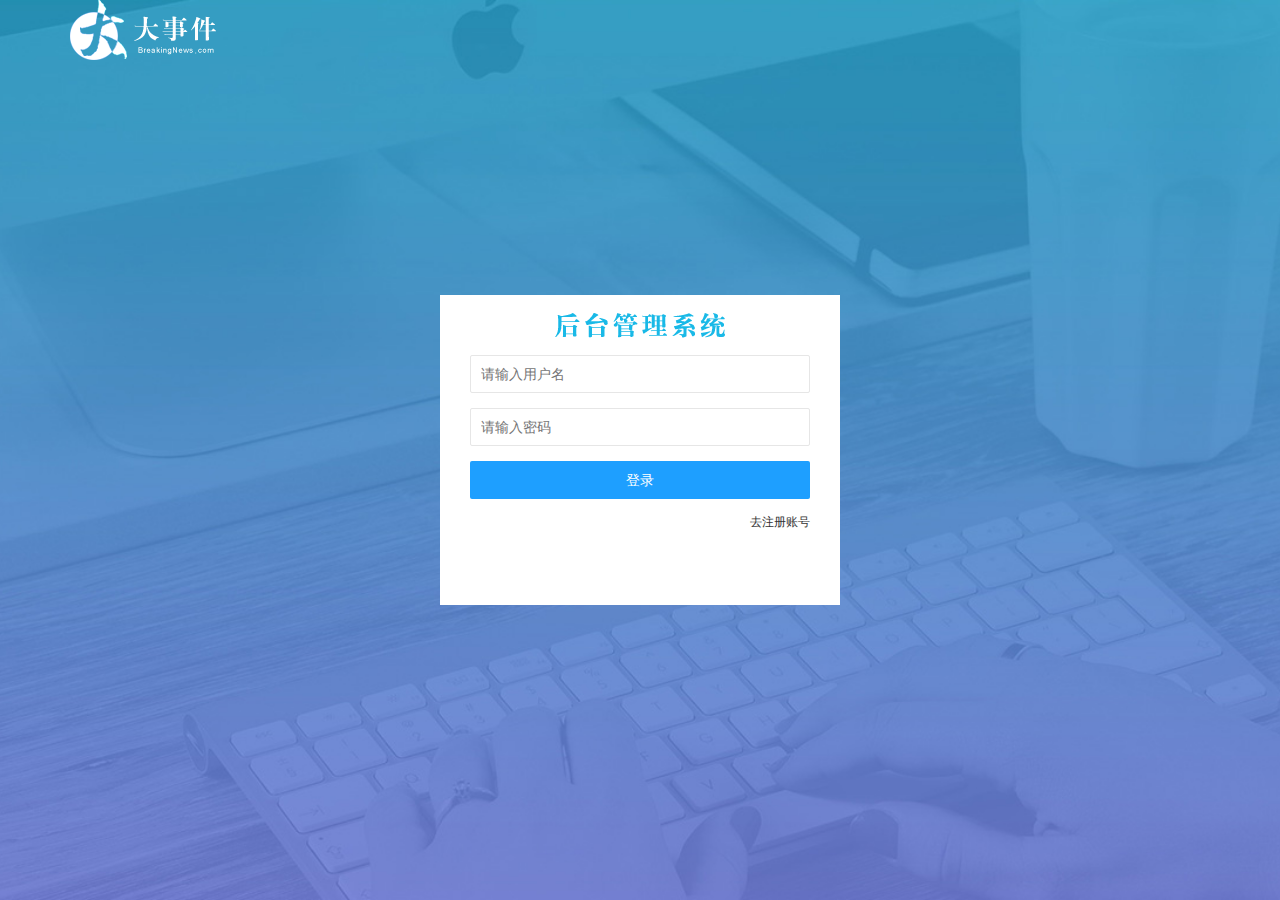
<file: login.html>
<!DOCTYPE html>
<html lang="en">

<head>
    <meta charset="UTF-8">
    <meta name="viewport" content="width=device-width, initial-scale=1.0">
    <title>大事件-登录/注册</title>
    <!-- 自己的样式 -->
    <link rel="stylesheet" href="/assets/css/login.css">
    <!-- layui的样式 -->
    <link rel="stylesheet" href="/assets/lib/layui/css/layui.css">
</head>

<body>
    <!-- 头部logo区 -->
    <div class="layui-main">
        <img src="/assets/images/logo.png" alt="">
    </div>
    <!-- 登录注册区域 -->
    <div class="loginAndRegBox">
        <div class="title-box"></div>
        <!-- 登录的div -->
        <div class="login-box">
            <!-- 登录的表单 -->
            <form class="layui-form" id="form_login">
                <!-- 用户名 -->
                <div class="layui-form-item">
                    <input type="text" name="username" required lay-verify="required" placeholder="请输入用户名"
                        autocomplete="off" class="layui-input">
                </div>
                <!-- 密码 -->
                <div class="layui-form-item">
                    <input type="password" name="password" required lay-verify="required|pwd" placeholder="请输入密码"
                        autocomplete="off" class="layui-input">
                </div>
                <!-- 登录按钮 -->
                <div class="layui-form-item">
                    <button class="layui-btn  layui-btn-normal  layui-btn-fluid" lay-submit>登录</button>
                </div>
                <div class="layui-form-item links">
                    <a href="javascript:;" id="link_reg">去注册账号</a>
                </div>
            </form>

        </div>


        <!-- 注册的div  -->
        <div class="reg-box">
            <!-- 注册的表单 -->
            <form class="layui-form" id="form_reg">
                <!-- 用户名 -->
                <div class="layui-form-item">
                    <input type="text" name="username" required lay-verify="required" placeholder="请输入用户名"
                        autocomplete="off" class="layui-input">
                </div>
                <!-- 密码 -->
                <div class="layui-form-item">
                    <input type="password" name="password" required lay-verify="required|pwd" placeholder="请输入密码"
                        autocomplete="off" class="layui-input">
                </div>
                <!-- 确认密码 -->
                <div class="layui-form-item">
                    <input type="password" name="repassword" required lay-verify="required|pwd|repwd"
                        placeholder="再次确认密码" autocomplete="off" class="layui-input">
                </div>
                <!-- 注册按钮 -->
                <div class="layui-form-item">
                    <button class="layui-btn  layui-btn-normal  layui-btn-fluid" lay-submit>注册</button>
                </div>
                <div class="layui-form-item links">
                    <a href="javascript:;" id="link_login">去登录</a>
                </div>
            </form>

        </div>

    </div>
    <!-- 导入layui的js 文件 -->
    <script src="/assets/lib/layui/layui.all.js"></script>

    <!-- 导入jquery -->
    <script src="assets/lib/jquery.js"></script>
    <!-- 引入基础API -->
    <script src="/assets/js/baseAPI.js"></script>
    <!-- 导入自己的js -->
    <script src="/assets/js/login.js"></script>
</body>

</html>
</file>
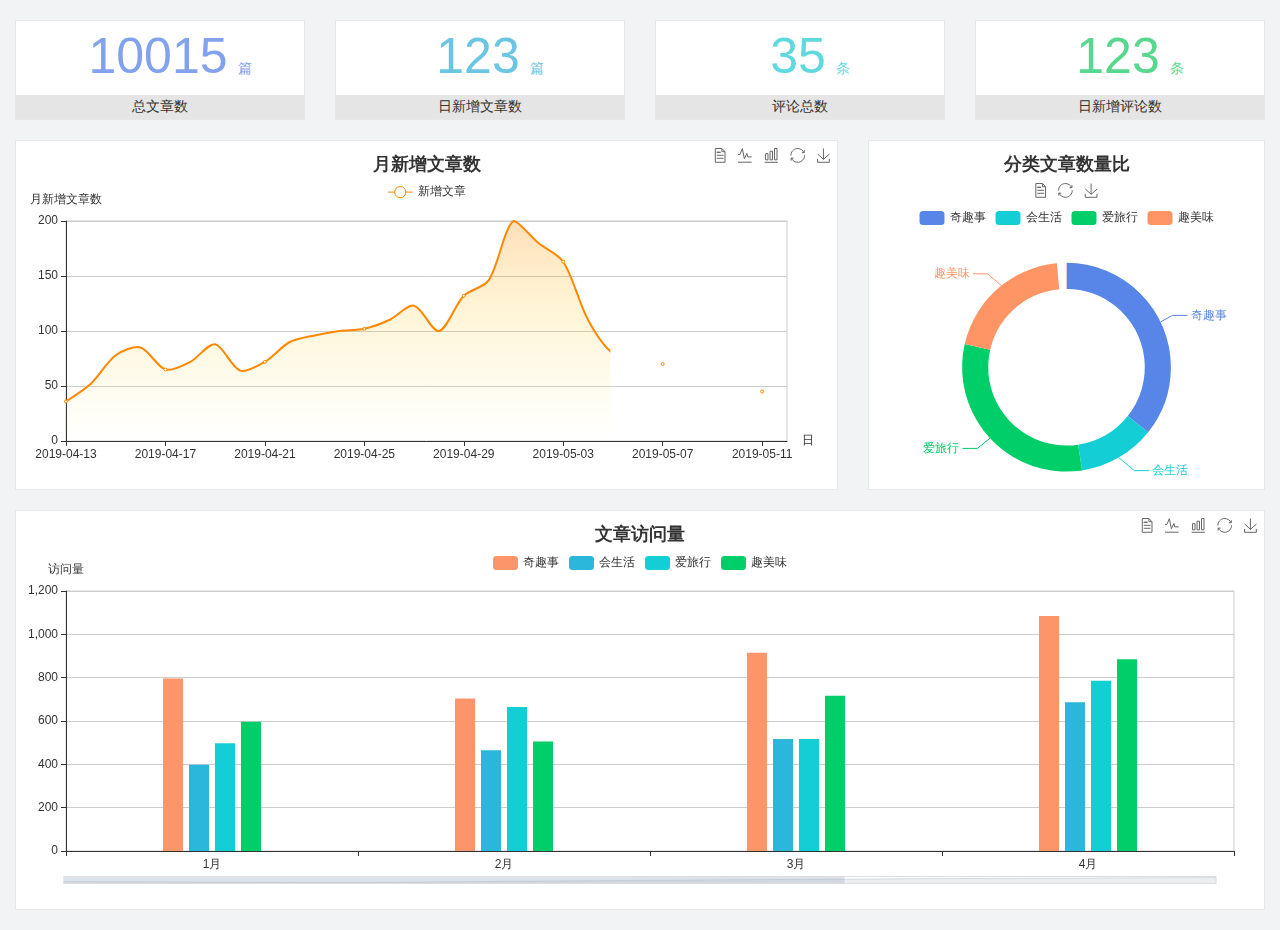
<file: home/dashboard.html>
<!DOCTYPE html>
<html lang="en">

<head>
  <meta charset="UTF-8">
  <meta name="viewport" content="width=device-width, initial-scale=1.0">
  <meta http-equiv="X-UA-Compatible" content="ie=edge">
  <title>图表统计</title>
  <link rel="stylesheet" href="../../assets/lib/bootstrap.css" />
  <link rel="stylesheet" href="../../assets/lib/main.css" />
  <script src="../../assets/lib/jquery.js"></script>
  <script type="text/javascript" src="../../assets/lib/echarts.min.js"></script>
</head>

<body>
  <div class="container-fluid">
    <div class="row spannel_list">
      <div class="col-sm-3 col-xs-6">
        <div class="spannel">
          <em>10015</em><span>篇</span>
          <b>总文章数</b>
        </div>
      </div>
      <div class="col-sm-3 col-xs-6">
        <div class="spannel scolor01">
          <em>123</em><span>篇</span>
          <b>日新增文章数</b>
        </div>
      </div>
      <div class="col-sm-3 col-xs-6">
        <div class="spannel scolor02">
          <em>35</em><span>条</span>
          <b>评论总数</b>
        </div>
      </div>
      <div class="col-sm-3 col-xs-6">
        <div class="spannel scolor03">
          <em>123</em><span>条</span>
          <b>日新增评论数</b>
        </div>
      </div>
    </div>
  </div>

  <div class="container-fluid">
    <div class="row curve-pie">
      <div class="col-lg-8 col-md-8">
        <div class="gragh_pannel" id="curve_show"></div>
      </div>
      <div class="col-lg-4 col-md-4">
        <div class="gragh_pannel" id="pie_show"></div>
      </div>
    </div>
  </div>

  <div class="container-fluid">
    <div class="column_pannel" id="column_show"></div>
  </div>

  <script>
    var oChart = echarts.init(document.getElementById('curve_show'));
    var aList_all = [
      { 'count': 36, 'date': '2019-04-13' },
      { 'count': 52, 'date': '2019-04-14' },
      { 'count': 78, 'date': '2019-04-15' },
      { 'count': 85, 'date': '2019-04-16' },
      { 'count': 65, 'date': '2019-04-17' },
      { 'count': 72, 'date': '2019-04-18' },
      { 'count': 88, 'date': '2019-04-19' },
      { 'count': 64, 'date': '2019-04-20' },
      { 'count': 72, 'date': '2019-04-21' },
      { 'count': 90, 'date': '2019-04-22' },
      { 'count': 96, 'date': '2019-04-23' },
      { 'count': 100, 'date': '2019-04-24' },
      { 'count': 102, 'date': '2019-04-25' },
      { 'count': 110, 'date': '2019-04-26' },
      { 'count': 123, 'date': '2019-04-27' },
      { 'count': 100, 'date': '2019-04-28' },
      { 'count': 132, 'date': '2019-04-29' },
      { 'count': 146, 'date': '2019-04-30' },
      { 'count': 200, 'date': '2019-05-01' },
      { 'count': 180, 'date': '2019-05-02' },
      { 'count': 163, 'date': '2019-05-03' },
      { 'count': 110, 'date': '2019-05-04' },
      { 'count': 80, 'date': '2019-05-05' },
      { 'count': 82, 'date': '2019-05-06' },
      { 'count': 70, 'date': '2019-05-07' },
      { 'count': 65, 'date': '2019-05-08' },
      { 'count': 54, 'date': '2019-05-09' },
      { 'count': 40, 'date': '2019-05-10' },
      { 'count': 45, 'date': '2019-05-11' },
      { 'count': 38, 'date': '2019-05-12' },
    ];

    let aCount = [];
    let aDate = [];

    for (var i = 0; i < aList_all.length; i++) {
      aCount.push(aList_all[i].count);
      aDate.push(aList_all[i].date);
    }

    var chartopt = {
      title: {
        text: '月新增文章数',
        left: 'center',
        top: '10'
      },
      tooltip: {
        trigger: 'axis'
      },
      legend: {
        data: ['新增文章'],
        top: '40'
      },
      toolbox: {
        show: true,
        feature: {
          mark: { show: true },
          dataView: { show: true, readOnly: false },
          magicType: { show: true, type: ['line', 'bar'] },
          restore: { show: true },
          saveAsImage: { show: true }
        }
      },
      calculable: true,
      xAxis: [
        {
          name: '日',
          type: 'category',
          boundaryGap: false,
          data: aDate
        }
      ],
      yAxis: [
        {
          name: '月新增文章数',
          type: 'value'
        }
      ],
      series: [
        {
          name: '新增文章',
          type: 'line',
          smooth: true,
          itemStyle: { normal: { areaStyle: { type: 'default' }, color: '#f80' }, lineStyle: { color: '#f80' } },
          data: aCount
        }],
      areaStyle: {
        normal: {
          color: new echarts.graphic.LinearGradient(0, 0, 0, 1, [{
            offset: 0,
            color: 'rgba(255,136,0,0.39)'
          }, {
            offset: .34,
            color: 'rgba(255,180,0,0.25)'
          }, {
            offset: 1,
            color: 'rgba(255,222,0,0.00)'
          }])

        }
      },
      grid: {
        show: true,
        x: 50,
        x2: 50,
        y: 80,
        height: 220
      }
    };

    oChart.setOption(chartopt);


    var oPie = echarts.init(document.getElementById('pie_show'));
    var oPieopt =
    {
      title: {
        top: 10,
        text: '分类文章数量比',
        x: 'center'
      },
      tooltip: {
        trigger: 'item',
        formatter: "{a} <br/>{b} : {c} ({d}%)"
      },
      color: ['#5885e8', '#13cfd5', '#00ce68', '#ff9565'],
      legend: {
        x: 'center',
        top: 65,
        data: ['奇趣事', '会生活', '爱旅行', '趣美味']
      },
      toolbox: {
        show: true,
        x: 'center',
        top: 35,
        feature: {
          mark: { show: true },
          dataView: { show: true, readOnly: false },
          magicType: {
            show: true,
            type: ['pie', 'funnel'],
            option: {
              funnel: {
                x: '25%',
                width: '50%',
                funnelAlign: 'left',
                max: 1548
              }
            }
          },
          restore: { show: true },
          saveAsImage: { show: true }
        }
      },
      calculable: true,
      series: [
        {
          name: '访问来源',
          type: 'pie',
          radius: ['45%', '60%'],
          center: ['50%', '65%'],
          data: [
            { value: 300, name: '奇趣事' },
            { value: 100, name: '会生活' },
            { value: 260, name: '爱旅行' },
            { value: 180, name: '趣美味' }
          ]
        }
      ]
    };
    oPie.setOption(oPieopt);



    var oColumn = this.echarts.init(document.getElementById('column_show'));
    var oColumnopt =
    {
      title: {
        text: '文章访问量',
        left: 'center',
        top: '10'
      },
      tooltip: {
        trigger: 'axis'
      },
      legend: {
        data: ['奇趣事', '会生活', '爱旅行', '趣美味'],
        top: '40'
      },
      toolbox: {
        show: true,
        feature: {
          mark: { show: true },
          dataView: { show: true, readOnly: false },
          magicType: { show: true, type: ['line', 'bar'] },
          restore: { show: true },
          saveAsImage: { show: true }
        }
      },
      calculable: true,
      xAxis: [
        {
          type: 'category',
          data: ['1月', '2月', '3月', '4月', '5月']
        }
      ],
      yAxis: [
        {
          name: '访问量',
          type: 'value'
        }
      ],
      series: [
        {
          name: '奇趣事',
          type: 'bar',
          barWidth: 20,
          itemStyle: {
            normal: { areaStyle: { type: 'default' }, color: '#fd956a' }
          },
          data: [800, 708, 920, 1090, 1200]
        },
        {
          name: '会生活',
          type: 'bar',
          barWidth: 20,
          itemStyle: {
            normal: { areaStyle: { type: 'default' }, color: '#2bb6db' }
          },
          data: [400, 468, 520, 690, 800]
        },
        {
          name: '爱旅行',
          type: 'bar',
          barWidth: 20,
          itemStyle: {
            normal: { areaStyle: { type: 'default' }, color: '#13cfd5' }
          },
          data: [500, 668, 520, 790, 900]
        },
        {
          name: '趣美味',
          type: 'bar',
          barWidth: 20,
          itemStyle: {
            normal: { areaStyle: { type: 'default' }, color: '#00ce68' }
          },
          data: [600, 508, 720, 890, 1000]
        }
      ],
      grid: {
        show: true,
        x: 50,
        x2: 30,
        y: 80,
        height: 260
      },
      dataZoom: [//给x轴设置滚动条
        {
          start: 0,//默认为0
          end: 100 - 1000 / 31,//默认为100
          type: 'slider',
          show: true,
          xAxisIndex: [0],
          handleSize: 0,//滑动条的 左右2个滑动条的大小
          height: 8,//组件高度
          left: 45, //左边的距离
          right: 50,//右边的距离
          bottom: 26,//右边的距离
          handleColor: '#ddd',//h滑动图标的颜色
          handleStyle: {
            borderColor: "#cacaca",
            borderWidth: "1",
            shadowBlur: 2,
            background: "#ddd",
            shadowColor: "#ddd",
          }
        }]
    };
    oColumn.setOption(oColumnopt);
  </script>
</body>

</html>
</file>
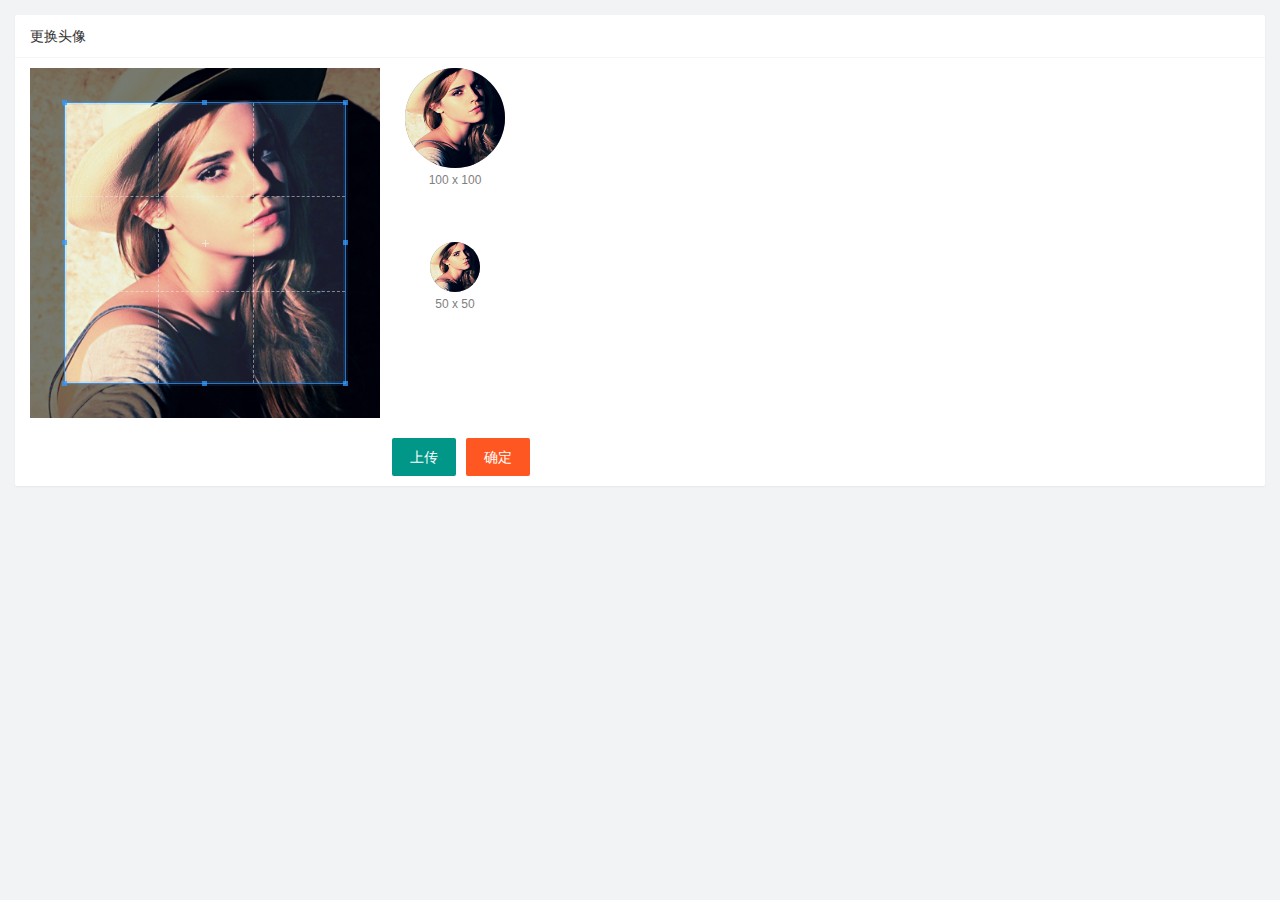
<file: user/user_avatar.html>
<!DOCTYPE html>
<html lang="en">

<head>
    <meta charset="UTF-8" />
    <meta name="viewport" content="width=device-width, initial-scale=1.0" />
    <title>Document</title>
    <link rel="stylesheet" href="/assets/lib/layui/css/layui.css" />
    <link rel="stylesheet" href="/assets/css/user/user_avatar.css" />
    <link rel="stylesheet" href="/assets/lib/cropper/cropper.css" />
</head>

<body>
    <!-- 卡片区域 -->
    <div class="layui-card">
        <div class="layui-card-header">更换头像</div>
        <div class="layui-card-body">
            <!-- 第一行的图片裁剪和预览区域 -->
            <div class="row1">
                <!-- 图片裁剪区域 -->
                <div class="cropper-box">
                    <!-- 这个 img 标签很重要，将来会把它初始化为裁剪区域 -->
                    <img id="image" src="/assets/images/sample.jpg" />
                </div>
                <!-- 图片的预览区域 -->
                <div class="preview-box">
                    <div>
                        <!-- 宽高为 100px 的预览区域 -->
                        <div class="img-preview w100"></div>
                        <p class="size">100 x 100</p>
                    </div>
                    <div>
                        <!-- 宽高为 50px 的预览区域 -->
                        <div class="img-preview w50"></div>
                        <p class="size">50 x 50</p>
                    </div>
                </div>
            </div>

            <!-- 第二行的按钮区域 -->
            <div class="row2">
                <!-- 通过accept属性 允许用户选择什么类型的文件 -->
                <input type="file" id="file" accept="image/png,image/jpeg">
                <button type="button" class="layui-btn" id="btnChooseImage">上传</button>
                <button type="button" class="layui-btn layui-btn-danger" id="btnUpload">确定</button>
            </div>
        </div>
    </div>
    <script src="/assets/lib/layui/layui.all.js"></script>
    <script src="/assets/lib/jquery.js"></script>
    <script src="/assets/lib/cropper/Cropper.js"></script>
    <script src="/assets/lib/cropper/jquery-cropper.js"></script>
    <script src="/assets/js/baseAPI.js"></script>
    <script src="/assets/js/user/user_avatar.js"></script>
</body>

</html>
</file>
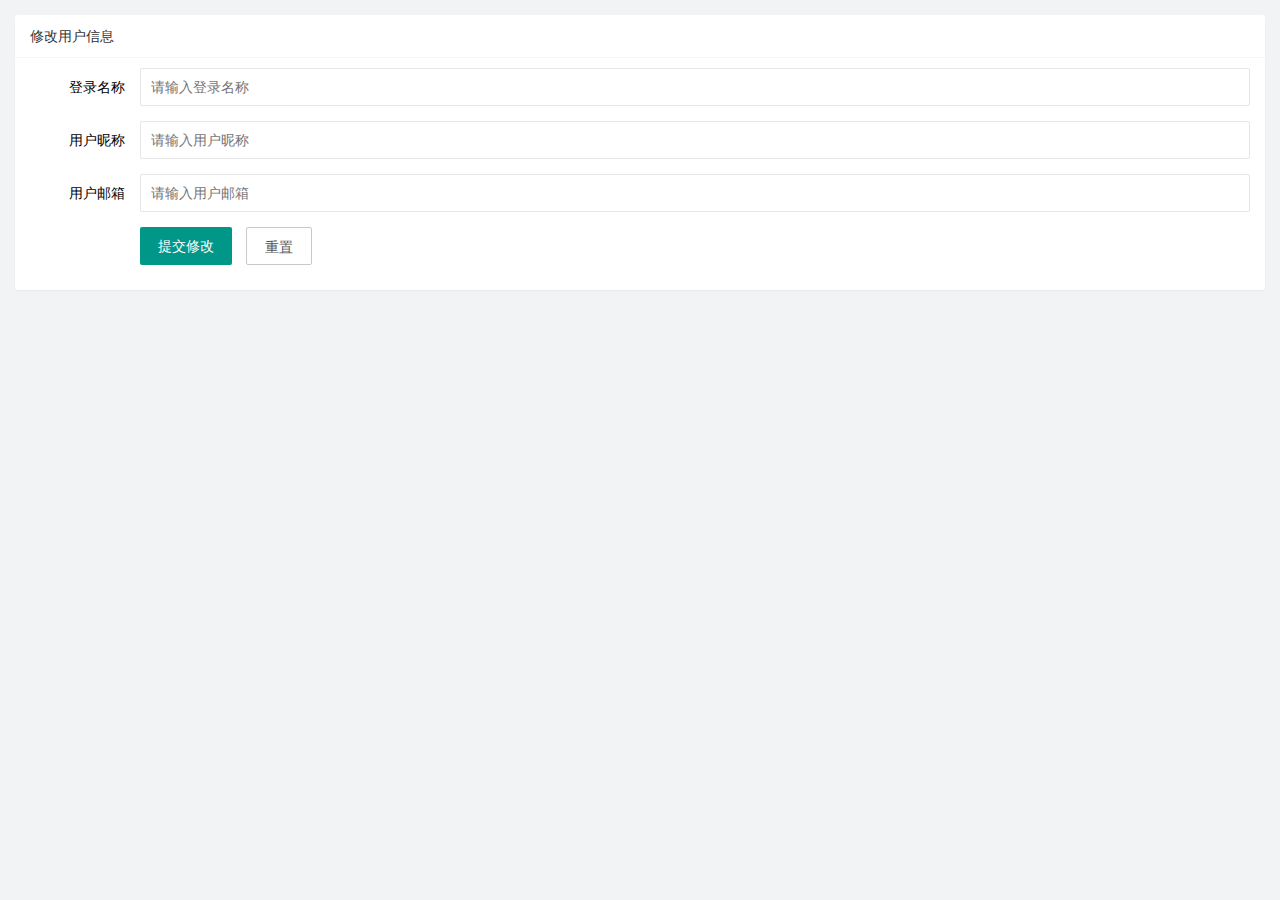
<file: user/user_info.html>
<!DOCTYPE html>
<html lang="en">

<head>
    <meta charset="UTF-8">
    <meta name="viewport" content="width=device-width, initial-scale=1.0">
    <title>Document</title>
    <!-- 导入layui的样式 -->
    <link rel="stylesheet" href="/assets/lib/layui/css/layui.css">
    <!-- 导入自己的样式 -->
    <link rel="stylesheet" href="/assets/css/user/user_info.css">
</head>

<body>
    <!-- 卡片区域 -->
    <div class="layui-card">
        <div class="layui-card-header">修改用户信息</div>
        <div class="layui-card-body">
            <!-- form 表单区域 -->
            <form class="layui-form" lay-filter="formUserInfo">
                <!-- 这是隐藏域 -->
                <input type="hidden" name="id" value="" />
                <div class="layui-form-item">
                    <label class="layui-form-label">登录名称</label>
                    <div class="layui-input-block">
                        <input type="text" name="username" required lay-verify="required" placeholder="请输入登录名称"
                            autocomplete="off" class="layui-input" readonly />
                    </div>
                </div>
                <div class="layui-form-item">
                    <label class="layui-form-label">用户昵称</label>
                    <div class="layui-input-block">
                        <input type="text" name="nickname" required lay-verify="required|nickname" placeholder="请输入用户昵称"
                            autocomplete="off" class="layui-input" />
                    </div>
                </div>
                <div class="layui-form-item">
                    <label class="layui-form-label">用户邮箱</label>
                    <div class="layui-input-block">
                        <input type="text" name="email" required lay-verify="required|email" placeholder="请输入用户邮箱"
                            autocomplete="off" class="layui-input" />
                    </div>
                </div>
                <div class="layui-form-item">
                    <div class="layui-input-block">
                        <button class="layui-btn" lay-submit lay-filter="formDemo">提交修改</button>
                        <button type="reset" class="layui-btn layui-btn-primary" id="btnReset">重置</button>
                    </div>
                </div>
            </form>
        </div>
    </div>

    <!-- 导入 layui 的 js -->
    <script src="/assets/lib/layui/layui.all.js"></script>
    <!-- 导入 jquery -->
    <script src="/assets/lib/jquery.js"></script>
    <!-- 导入baseAPI -->
    <script src="/assets/js/baseAPI.js"></script>
    <!-- 导入自己的 js -->
    <script src="/assets/js/user/user_info.js"></script>
</body>

</html>
</file>
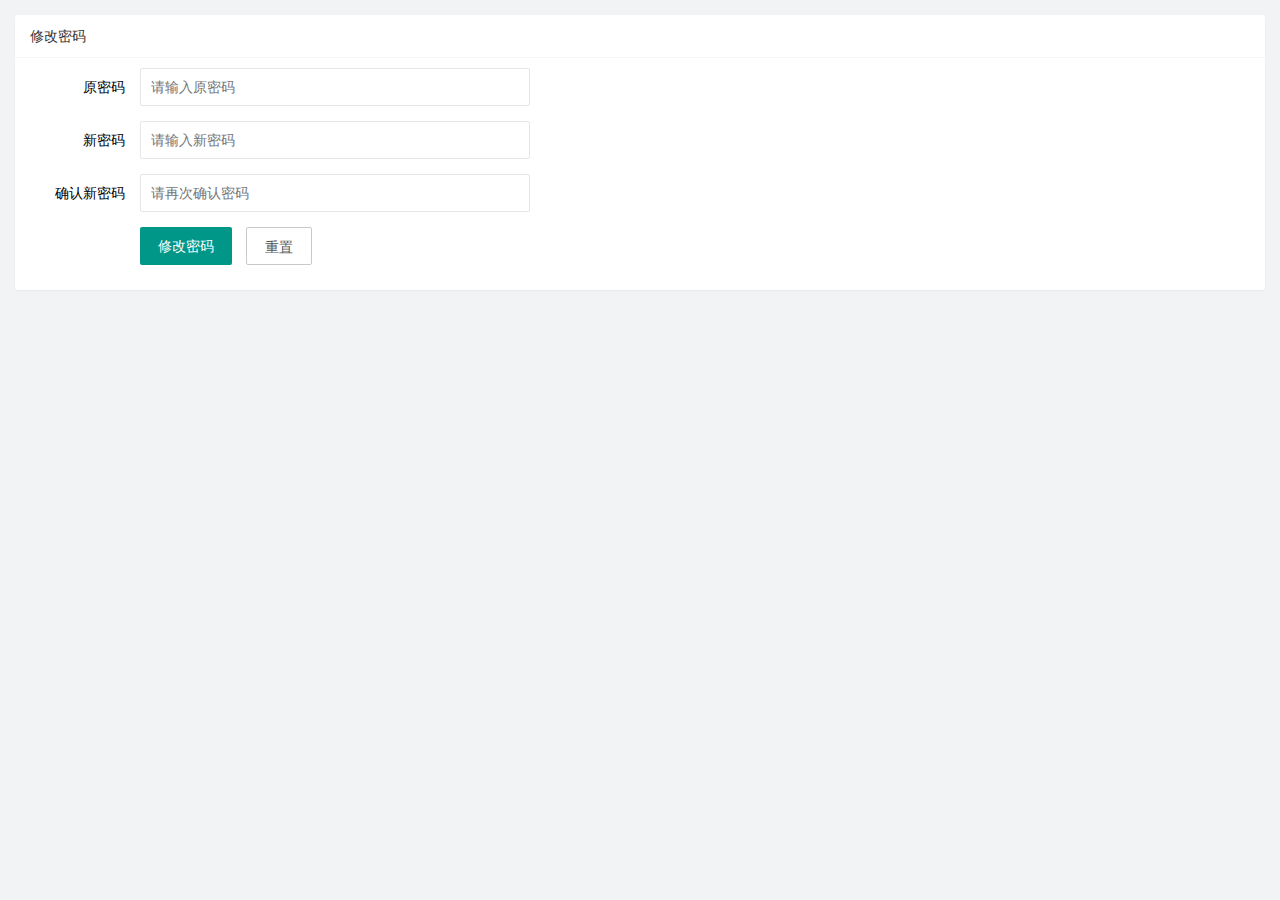
<file: user/user_pwd.html>
<!DOCTYPE html>
<html lang="en">

<head>
    <meta charset="UTF-8">
    <meta name="viewport" content="width=device-width, initial-scale=1.0">
    <title>Document</title>
    <link rel="stylesheet" href="/assets/lib/layui/css/layui.css">
    <link rel="stylesheet" href="/assets/css/user/user_pwd.css">
</head>

<body>
    <!-- 卡片区域 -->
    <div class="layui-card">
        <div class="layui-card-header">修改密码</div>
        <div class="layui-card-body">
            <form class="layui-form">
                <div class="layui-form-item">
                    <label class="layui-form-label">原密码</label>
                    <div class="layui-input-block">
                        <input type="password"" name=" oldPwd"" required lay-verify="required|pwd" placeholder="请输入原密码"
                            autocomplete="off" class="layui-input">
                    </div>
                </div>
                <div class="layui-form-item">
                    <label class="layui-form-label">新密码</label>
                    <div class="layui-input-block">
                        <input type="password" name="newPwd" required lay-verify="required|pwd|samePwd"
                            placeholder="请输入新密码" autocomplete="off" class="layui-input">
                    </div>
                </div>
                <div class="layui-form-item">
                    <label class="layui-form-label">确认新密码</label>
                    <div class="layui-input-block">
                        <input type="password" name="rePwd" required lay-verify="required|pwd|rePwd"
                            placeholder="请再次确认密码" autocomplete="off" class="layui-input">
                    </div>
                </div>
                <div class="layui-form-item">
                    <div class="layui-input-block">
                        <button class="layui-btn" lay-submit lay-filter="formDemo">修改密码</button>
                        <button type="reset" class="layui-btn layui-btn-primary">重置</button>
                    </div>
                </div>
            </form>
        </div>
    </div>
    <script src="/assets/lib/layui/layui.all.js"></script>
    <script src="/assets/lib/jquery.js"></script>
    <script src="/assets/js/baseAPI.js"></script>
    <script src="/assets/js/user/user_pwd.js"></script>
</body>

</html>
</file>
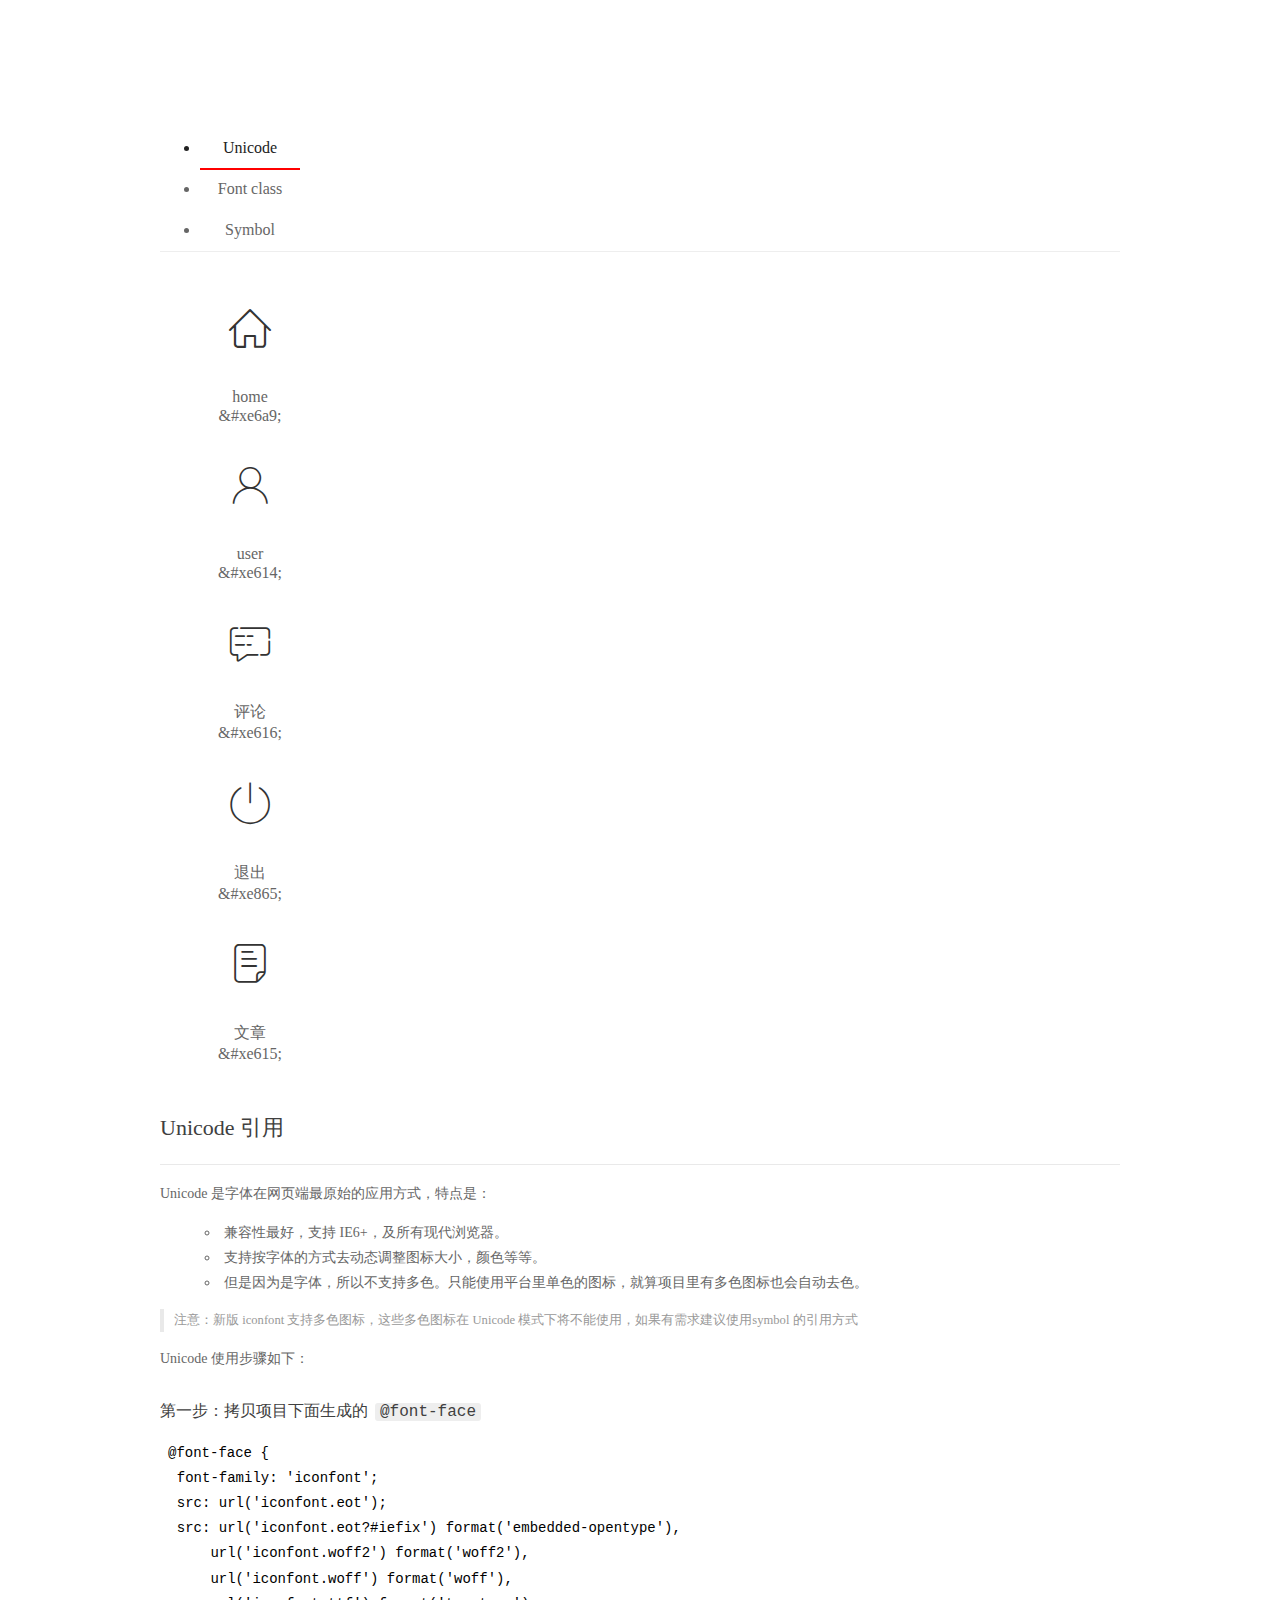
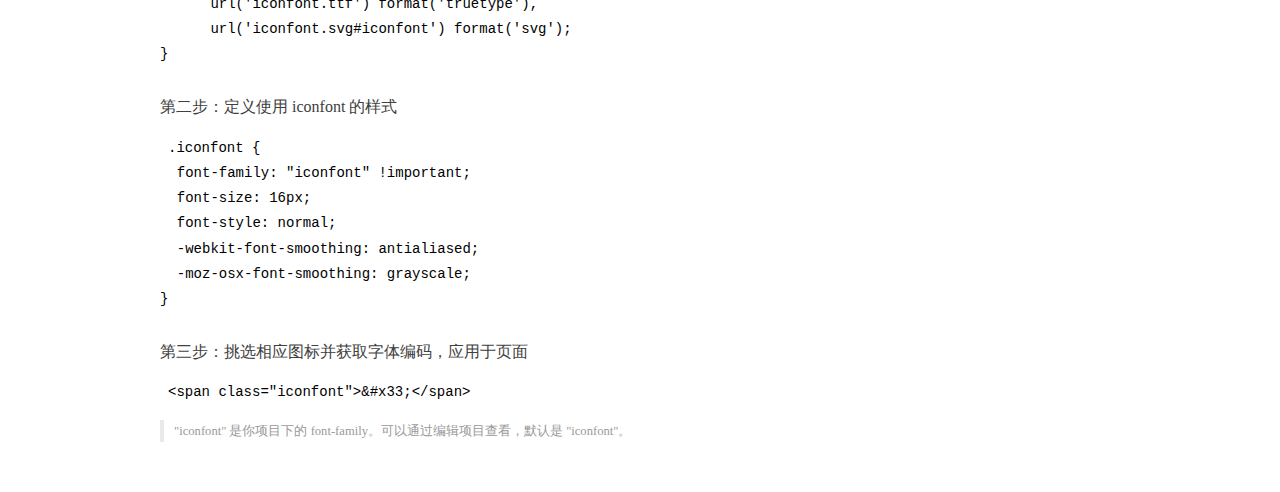
<file: assets/fonts/demo_index.html>
<!DOCTYPE html>
<html>
<head>
  <meta charset="utf-8"/>
  <title>IconFont Demo</title>
  <link rel="shortcut icon" href="https://gtms04.alicdn.com/tps/i4/TB1_oz6GVXXXXaFXpXXJDFnIXXX-64-64.ico" type="image/x-icon"/>
  <link rel="stylesheet" href="https://g.alicdn.com/thx/cube/1.3.2/cube.min.css">
  <link rel="stylesheet" href="demo.css">
  <link rel="stylesheet" href="iconfont.css">
  <script src="iconfont.js"></script>
  <!-- jQuery -->
  <script src="https://a1.alicdn.com/oss/uploads/2018/12/26/7bfddb60-08e8-11e9-9b04-53e73bb6408b.js"></script>
  <!-- 代码高亮 -->
  <script src="https://a1.alicdn.com/oss/uploads/2018/12/26/a3f714d0-08e6-11e9-8a15-ebf944d7534c.js"></script>
</head>
<body>
  <div class="main">
    <h1 class="logo"><a href="https://www.iconfont.cn/" title="iconfont 首页" target="_blank">&#xe86b;</a></h1>
    <div class="nav-tabs">
      <ul id="tabs" class="dib-box">
        <li class="dib active"><span>Unicode</span></li>
        <li class="dib"><span>Font class</span></li>
        <li class="dib"><span>Symbol</span></li>
      </ul>
      
    </div>
    <div class="tab-container">
      <div class="content unicode" style="display: block;">
          <ul class="icon_lists dib-box">
          
            <li class="dib">
              <span class="icon iconfont">&#xe6a9;</span>
                <div class="name">home</div>
                <div class="code-name">&amp;#xe6a9;</div>
              </li>
          
            <li class="dib">
              <span class="icon iconfont">&#xe614;</span>
                <div class="name">user</div>
                <div class="code-name">&amp;#xe614;</div>
              </li>
          
            <li class="dib">
              <span class="icon iconfont">&#xe616;</span>
                <div class="name">评论</div>
                <div class="code-name">&amp;#xe616;</div>
              </li>
          
            <li class="dib">
              <span class="icon iconfont">&#xe865;</span>
                <div class="name">退出</div>
                <div class="code-name">&amp;#xe865;</div>
              </li>
          
            <li class="dib">
              <span class="icon iconfont">&#xe615;</span>
                <div class="name">文章</div>
                <div class="code-name">&amp;#xe615;</div>
              </li>
          
          </ul>
          <div class="article markdown">
          <h2 id="unicode-">Unicode 引用</h2>
          <hr>

          <p>Unicode 是字体在网页端最原始的应用方式，特点是：</p>
          <ul>
            <li>兼容性最好，支持 IE6+，及所有现代浏览器。</li>
            <li>支持按字体的方式去动态调整图标大小，颜色等等。</li>
            <li>但是因为是字体，所以不支持多色。只能使用平台里单色的图标，就算项目里有多色图标也会自动去色。</li>
          </ul>
          <blockquote>
            <p>注意：新版 iconfont 支持多色图标，这些多色图标在 Unicode 模式下将不能使用，如果有需求建议使用symbol 的引用方式</p>
          </blockquote>
          <p>Unicode 使用步骤如下：</p>
          <h3 id="-font-face">第一步：拷贝项目下面生成的 <code>@font-face</code></h3>
<pre><code class="language-css"
>@font-face {
  font-family: 'iconfont';
  src: url('iconfont.eot');
  src: url('iconfont.eot?#iefix') format('embedded-opentype'),
      url('iconfont.woff2') format('woff2'),
      url('iconfont.woff') format('woff'),
      url('iconfont.ttf') format('truetype'),
      url('iconfont.svg#iconfont') format('svg');
}
</code></pre>
          <h3 id="-iconfont-">第二步：定义使用 iconfont 的样式</h3>
<pre><code class="language-css"
>.iconfont {
  font-family: "iconfont" !important;
  font-size: 16px;
  font-style: normal;
  -webkit-font-smoothing: antialiased;
  -moz-osx-font-smoothing: grayscale;
}
</code></pre>
          <h3 id="-">第三步：挑选相应图标并获取字体编码，应用于页面</h3>
<pre>
<code class="language-html"
>&lt;span class="iconfont"&gt;&amp;#x33;&lt;/span&gt;
</code></pre>
          <blockquote>
            <p>"iconfont" 是你项目下的 font-family。可以通过编辑项目查看，默认是 "iconfont"。</p>
          </blockquote>
          </div>
      </div>
      <div class="content font-class">
        <ul class="icon_lists dib-box">
          
          <li class="dib">
            <span class="icon iconfont icon-home"></span>
            <div class="name">
              home
            </div>
            <div class="code-name">.icon-home
            </div>
          </li>
          
          <li class="dib">
            <span class="icon iconfont icon-user"></span>
            <div class="name">
              user
            </div>
            <div class="code-name">.icon-user
            </div>
          </li>
          
          <li class="dib">
            <span class="icon iconfont icon-pinglun"></span>
            <div class="name">
              评论
            </div>
            <div class="code-name">.icon-pinglun
            </div>
          </li>
          
          <li class="dib">
            <span class="icon iconfont icon-tuichu"></span>
            <div class="name">
              退出
            </div>
            <div class="code-name">.icon-tuichu
            </div>
          </li>
          
          <li class="dib">
            <span class="icon iconfont icon-16"></span>
            <div class="name">
              文章
            </div>
            <div class="code-name">.icon-16
            </div>
          </li>
          
        </ul>
        <div class="article markdown">
        <h2 id="font-class-">font-class 引用</h2>
        <hr>

        <p>font-class 是 Unicode 使用方式的一种变种，主要是解决 Unicode 书写不直观，语意不明确的问题。</p>
        <p>与 Unicode 使用方式相比，具有如下特点：</p>
        <ul>
          <li>兼容性良好，支持 IE8+，及所有现代浏览器。</li>
          <li>相比于 Unicode 语意明确，书写更直观。可以很容易分辨这个 icon 是什么。</li>
          <li>因为使用 class 来定义图标，所以当要替换图标时，只需要修改 class 里面的 Unicode 引用。</li>
          <li>不过因为本质上还是使用的字体，所以多色图标还是不支持的。</li>
        </ul>
        <p>使用步骤如下：</p>
        <h3 id="-fontclass-">第一步：引入项目下面生成的 fontclass 代码：</h3>
<pre><code class="language-html">&lt;link rel="stylesheet" href="./iconfont.css"&gt;
</code></pre>
        <h3 id="-">第二步：挑选相应图标并获取类名，应用于页面：</h3>
<pre><code class="language-html">&lt;span class="iconfont icon-xxx"&gt;&lt;/span&gt;
</code></pre>
        <blockquote>
          <p>"
            iconfont" 是你项目下的 font-family。可以通过编辑项目查看，默认是 "iconfont"。</p>
        </blockquote>
      </div>
      </div>
      <div class="content symbol">
          <ul class="icon_lists dib-box">
          
            <li class="dib">
                <svg class="icon svg-icon" aria-hidden="true">
                  <use xlink:href="#icon-home"></use>
                </svg>
                <div class="name">home</div>
                <div class="code-name">#icon-home</div>
            </li>
          
            <li class="dib">
                <svg class="icon svg-icon" aria-hidden="true">
                  <use xlink:href="#icon-user"></use>
                </svg>
                <div class="name">user</div>
                <div class="code-name">#icon-user</div>
            </li>
          
            <li class="dib">
                <svg class="icon svg-icon" aria-hidden="true">
                  <use xlink:href="#icon-pinglun"></use>
                </svg>
                <div class="name">评论</div>
                <div class="code-name">#icon-pinglun</div>
            </li>
          
            <li class="dib">
                <svg class="icon svg-icon" aria-hidden="true">
                  <use xlink:href="#icon-tuichu"></use>
                </svg>
                <div class="name">退出</div>
                <div class="code-name">#icon-tuichu</div>
            </li>
          
            <li class="dib">
                <svg class="icon svg-icon" aria-hidden="true">
                  <use xlink:href="#icon-16"></use>
                </svg>
                <div class="name">文章</div>
                <div class="code-name">#icon-16</div>
            </li>
          
          </ul>
          <div class="article markdown">
          <h2 id="symbol-">Symbol 引用</h2>
          <hr>

          <p>这是一种全新的使用方式，应该说这才是未来的主流，也是平台目前推荐的用法。相关介绍可以参考这篇<a href="">文章</a>
            这种用法其实是做了一个 SVG 的集合，与另外两种相比具有如下特点：</p>
          <ul>
            <li>支持多色图标了，不再受单色限制。</li>
            <li>通过一些技巧，支持像字体那样，通过 <code>font-size</code>, <code>color</code> 来调整样式。</li>
            <li>兼容性较差，支持 IE9+，及现代浏览器。</li>
            <li>浏览器渲染 SVG 的性能一般，还不如 png。</li>
          </ul>
          <p>使用步骤如下：</p>
          <h3 id="-symbol-">第一步：引入项目下面生成的 symbol 代码：</h3>
<pre><code class="language-html">&lt;script src="./iconfont.js"&gt;&lt;/script&gt;
</code></pre>
          <h3 id="-css-">第二步：加入通用 CSS 代码（引入一次就行）：</h3>
<pre><code class="language-html">&lt;style&gt;
.icon {
  width: 1em;
  height: 1em;
  vertical-align: -0.15em;
  fill: currentColor;
  overflow: hidden;
}
&lt;/style&gt;
</code></pre>
          <h3 id="-">第三步：挑选相应图标并获取类名，应用于页面：</h3>
<pre><code class="language-html">&lt;svg class="icon" aria-hidden="true"&gt;
  &lt;use xlink:href="#icon-xxx"&gt;&lt;/use&gt;
&lt;/svg&gt;
</code></pre>
          </div>
      </div>

    </div>
  </div>
  <script>
  $(document).ready(function () {
      $('.tab-container .content:first').show()

      $('#tabs li').click(function (e) {
        var tabContent = $('.tab-container .content')
        var index = $(this).index()

        if ($(this).hasClass('active')) {
          return
        } else {
          $('#tabs li').removeClass('active')
          $(this).addClass('active')

          tabContent.hide().eq(index).fadeIn()
        }
      })
    })
  </script>
</body>
</html>
</file>
<file: assets/css/login.css>
body,
html {
    margin: 0;
    padding: 0;
    height: 100%;
    width: 100%;
    background: url('/assets/images/login_bg.jpg') no-repeat center;
    background-size: cover;
}

.loginAndRegBox {
    width: 400px;
    height: 310px;
    background-color: #fff;
    position: absolute;
    left: 50%;
    top: 50%;
    transform: translate(-50%, -50%);
}

.title-box {
    height: 60px;
    background: url('/assets/images/login_title.png') no-repeat center;
}

.reg-box {
    display: none;
}

.layui-form {
    padding: 0 30px;
}

.links {
    display: flex;
    justify-content: flex-end;
}

.links a {
    font-size: 12px;
}
</file>
<file: assets/lib/layui/css/layui.css>
/** layui-v2.5.5 MIT License By https://www.layui.com */
 .layui-inline,img{display:inline-block;vertical-align:middle}h1,h2,h3,h4,h5,h6{font-weight:400}.layui-edge,.layui-header,.layui-inline,.layui-main{position:relative}.layui-body,.layui-edge,.layui-elip{overflow:hidden}.layui-btn,.layui-edge,.layui-inline,img{vertical-align:middle}.layui-btn,.layui-disabled,.layui-icon,.layui-unselect{-moz-user-select:none;-webkit-user-select:none;-ms-user-select:none}.layui-elip,.layui-form-checkbox span,.layui-form-pane .layui-form-label{text-overflow:ellipsis;white-space:nowrap}.layui-breadcrumb,.layui-tree-btnGroup{visibility:hidden}blockquote,body,button,dd,div,dl,dt,form,h1,h2,h3,h4,h5,h6,input,li,ol,p,pre,td,textarea,th,ul{margin:0;padding:0;-webkit-tap-highlight-color:rgba(0,0,0,0)}a:active,a:hover{outline:0}img{border:none}li{list-style:none}table{border-collapse:collapse;border-spacing:0}h4,h5,h6{font-size:100%}button,input,optgroup,option,select,textarea{font-family:inherit;font-size:inherit;font-style:inherit;font-weight:inherit;outline:0}pre{white-space:pre-wrap;white-space:-moz-pre-wrap;white-space:-pre-wrap;white-space:-o-pre-wrap;word-wrap:break-word}body{line-height:24px;font:14px Helvetica Neue,Helvetica,PingFang SC,Tahoma,Arial,sans-serif}hr{height:1px;margin:10px 0;border:0;clear:both}a{color:#333;text-decoration:none}a:hover{color:#777}a cite{font-style:normal;*cursor:pointer}.layui-border-box,.layui-border-box *{box-sizing:border-box}.layui-box,.layui-box *{box-sizing:content-box}.layui-clear{clear:both;*zoom:1}.layui-clear:after{content:'\20';clear:both;*zoom:1;display:block;height:0}.layui-inline{*display:inline;*zoom:1}.layui-edge{display:inline-block;width:0;height:0;border-width:6px;border-style:dashed;border-color:transparent}.layui-edge-top{top:-4px;border-bottom-color:#999;border-bottom-style:solid}.layui-edge-right{border-left-color:#999;border-left-style:solid}.layui-edge-bottom{top:2px;border-top-color:#999;border-top-style:solid}.layui-edge-left{border-right-color:#999;border-right-style:solid}.layui-disabled,.layui-disabled:hover{color:#d2d2d2!important;cursor:not-allowed!important}.layui-circle{border-radius:100%}.layui-show{display:block!important}.layui-hide{display:none!important}@font-face{font-family:layui-icon;src:url(../font/iconfont.eot?v=250);src:url(../font/iconfont.eot?v=250#iefix) format('embedded-opentype'),url(../font/iconfont.woff2?v=250) format('woff2'),url(../font/iconfont.woff?v=250) format('woff'),url(../font/iconfont.ttf?v=250) format('truetype'),url(../font/iconfont.svg?v=250#layui-icon) format('svg')}.layui-icon{font-family:layui-icon!important;font-size:16px;font-style:normal;-webkit-font-smoothing:antialiased;-moz-osx-font-smoothing:grayscale}.layui-icon-reply-fill:before{content:"\e611"}.layui-icon-set-fill:before{content:"\e614"}.layui-icon-menu-fill:before{content:"\e60f"}.layui-icon-search:before{content:"\e615"}.layui-icon-share:before{content:"\e641"}.layui-icon-set-sm:before{content:"\e620"}.layui-icon-engine:before{content:"\e628"}.layui-icon-close:before{content:"\1006"}.layui-icon-close-fill:before{content:"\1007"}.layui-icon-chart-screen:before{content:"\e629"}.layui-icon-star:before{content:"\e600"}.layui-icon-circle-dot:before{content:"\e617"}.layui-icon-chat:before{content:"\e606"}.layui-icon-release:before{content:"\e609"}.layui-icon-list:before{content:"\e60a"}.layui-icon-chart:before{content:"\e62c"}.layui-icon-ok-circle:before{content:"\1005"}.layui-icon-layim-theme:before{content:"\e61b"}.layui-icon-table:before{content:"\e62d"}.layui-icon-right:before{content:"\e602"}.layui-icon-left:before{content:"\e603"}.layui-icon-cart-simple:before{content:"\e698"}.layui-icon-face-cry:before{content:"\e69c"}.layui-icon-face-smile:before{content:"\e6af"}.layui-icon-survey:before{content:"\e6b2"}.layui-icon-tree:before{content:"\e62e"}.layui-icon-upload-circle:before{content:"\e62f"}.layui-icon-add-circle:before{content:"\e61f"}.layui-icon-download-circle:before{content:"\e601"}.layui-icon-templeate-1:before{content:"\e630"}.layui-icon-util:before{content:"\e631"}.layui-icon-face-surprised:before{content:"\e664"}.layui-icon-edit:before{content:"\e642"}.layui-icon-speaker:before{content:"\e645"}.layui-icon-down:before{content:"\e61a"}.layui-icon-file:before{content:"\e621"}.layui-icon-layouts:before{content:"\e632"}.layui-icon-rate-half:before{content:"\e6c9"}.layui-icon-add-circle-fine:before{content:"\e608"}.layui-icon-prev-circle:before{content:"\e633"}.layui-icon-read:before{content:"\e705"}.layui-icon-404:before{content:"\e61c"}.layui-icon-carousel:before{content:"\e634"}.layui-icon-help:before{content:"\e607"}.layui-icon-code-circle:before{content:"\e635"}.layui-icon-water:before{content:"\e636"}.layui-icon-username:before{content:"\e66f"}.layui-icon-find-fill:before{content:"\e670"}.layui-icon-about:before{content:"\e60b"}.layui-icon-location:before{content:"\e715"}.layui-icon-up:before{content:"\e619"}.layui-icon-pause:before{content:"\e651"}.layui-icon-date:before{content:"\e637"}.layui-icon-layim-uploadfile:before{content:"\e61d"}.layui-icon-delete:before{content:"\e640"}.layui-icon-play:before{content:"\e652"}.layui-icon-top:before{content:"\e604"}.layui-icon-friends:before{content:"\e612"}.layui-icon-refresh-3:before{content:"\e9aa"}.layui-icon-ok:before{content:"\e605"}.layui-icon-layer:before{content:"\e638"}.layui-icon-face-smile-fine:before{content:"\e60c"}.layui-icon-dollar:before{content:"\e659"}.layui-icon-group:before{content:"\e613"}.layui-icon-layim-download:before{content:"\e61e"}.layui-icon-picture-fine:before{content:"\e60d"}.layui-icon-link:before{content:"\e64c"}.layui-icon-diamond:before{content:"\e735"}.layui-icon-log:before{content:"\e60e"}.layui-icon-rate-solid:before{content:"\e67a"}.layui-icon-fonts-del:before{content:"\e64f"}.layui-icon-unlink:before{content:"\e64d"}.layui-icon-fonts-clear:before{content:"\e639"}.layui-icon-triangle-r:before{content:"\e623"}.layui-icon-circle:before{content:"\e63f"}.layui-icon-radio:before{content:"\e643"}.layui-icon-align-center:before{content:"\e647"}.layui-icon-align-right:before{content:"\e648"}.layui-icon-align-left:before{content:"\e649"}.layui-icon-loading-1:before{content:"\e63e"}.layui-icon-return:before{content:"\e65c"}.layui-icon-fonts-strong:before{content:"\e62b"}.layui-icon-upload:before{content:"\e67c"}.layui-icon-dialogue:before{content:"\e63a"}.layui-icon-video:before{content:"\e6ed"}.layui-icon-headset:before{content:"\e6fc"}.layui-icon-cellphone-fine:before{content:"\e63b"}.layui-icon-add-1:before{content:"\e654"}.layui-icon-face-smile-b:before{content:"\e650"}.layui-icon-fonts-html:before{content:"\e64b"}.layui-icon-form:before{content:"\e63c"}.layui-icon-cart:before{content:"\e657"}.layui-icon-camera-fill:before{content:"\e65d"}.layui-icon-tabs:before{content:"\e62a"}.layui-icon-fonts-code:before{content:"\e64e"}.layui-icon-fire:before{content:"\e756"}.layui-icon-set:before{content:"\e716"}.layui-icon-fonts-u:before{content:"\e646"}.layui-icon-triangle-d:before{content:"\e625"}.layui-icon-tips:before{content:"\e702"}.layui-icon-picture:before{content:"\e64a"}.layui-icon-more-vertical:before{content:"\e671"}.layui-icon-flag:before{content:"\e66c"}.layui-icon-loading:before{content:"\e63d"}.layui-icon-fonts-i:before{content:"\e644"}.layui-icon-refresh-1:before{content:"\e666"}.layui-icon-rmb:before{content:"\e65e"}.layui-icon-home:before{content:"\e68e"}.layui-icon-user:before{content:"\e770"}.layui-icon-notice:before{content:"\e667"}.layui-icon-login-weibo:before{content:"\e675"}.layui-icon-voice:before{content:"\e688"}.layui-icon-upload-drag:before{content:"\e681"}.layui-icon-login-qq:before{content:"\e676"}.layui-icon-snowflake:before{content:"\e6b1"}.layui-icon-file-b:before{content:"\e655"}.layui-icon-template:before{content:"\e663"}.layui-icon-auz:before{content:"\e672"}.layui-icon-console:before{content:"\e665"}.layui-icon-app:before{content:"\e653"}.layui-icon-prev:before{content:"\e65a"}.layui-icon-website:before{content:"\e7ae"}.layui-icon-next:before{content:"\e65b"}.layui-icon-component:before{content:"\e857"}.layui-icon-more:before{content:"\e65f"}.layui-icon-login-wechat:before{content:"\e677"}.layui-icon-shrink-right:before{content:"\e668"}.layui-icon-spread-left:before{content:"\e66b"}.layui-icon-camera:before{content:"\e660"}.layui-icon-note:before{content:"\e66e"}.layui-icon-refresh:before{content:"\e669"}.layui-icon-female:before{content:"\e661"}.layui-icon-male:before{content:"\e662"}.layui-icon-password:before{content:"\e673"}.layui-icon-senior:before{content:"\e674"}.layui-icon-theme:before{content:"\e66a"}.layui-icon-tread:before{content:"\e6c5"}.layui-icon-praise:before{content:"\e6c6"}.layui-icon-star-fill:before{content:"\e658"}.layui-icon-rate:before{content:"\e67b"}.layui-icon-template-1:before{content:"\e656"}.layui-icon-vercode:before{content:"\e679"}.layui-icon-cellphone:before{content:"\e678"}.layui-icon-screen-full:before{content:"\e622"}.layui-icon-screen-restore:before{content:"\e758"}.layui-icon-cols:before{content:"\e610"}.layui-icon-export:before{content:"\e67d"}.layui-icon-print:before{content:"\e66d"}.layui-icon-slider:before{content:"\e714"}.layui-icon-addition:before{content:"\e624"}.layui-icon-subtraction:before{content:"\e67e"}.layui-icon-service:before{content:"\e626"}.layui-icon-transfer:before{content:"\e691"}.layui-main{width:1140px;margin:0 auto}.layui-header{z-index:1000;height:60px}.layui-header a:hover{transition:all .5s;-webkit-transition:all .5s}.layui-side{position:fixed;left:0;top:0;bottom:0;z-index:999;width:200px;overflow-x:hidden}.layui-side-scroll{position:relative;width:220px;height:100%;overflow-x:hidden}.layui-body{position:absolute;left:200px;right:0;top:0;bottom:0;z-index:998;width:auto;overflow-y:auto;box-sizing:border-box}.layui-layout-body{overflow:hidden}.layui-layout-admin .layui-header{background-color:#23262E}.layui-layout-admin .layui-side{top:60px;width:200px;overflow-x:hidden}.layui-layout-admin .layui-body{position:fixed;top:60px;bottom:44px}.layui-layout-admin .layui-main{width:auto;margin:0 15px}.layui-layout-admin .layui-footer{position:fixed;left:200px;right:0;bottom:0;height:44px;line-height:44px;padding:0 15px;background-color:#eee}.layui-layout-admin .layui-logo{position:absolute;left:0;top:0;width:200px;height:100%;line-height:60px;text-align:center;color:#009688;font-size:16px}.layui-layout-admin .layui-header .layui-nav{background:0 0}.layui-layout-left{position:absolute!important;left:200px;top:0}.layui-layout-right{position:absolute!important;right:0;top:0}.layui-container{position:relative;margin:0 auto;padding:0 15px;box-sizing:border-box}.layui-fluid{position:relative;margin:0 auto;padding:0 15px}.layui-row:after,.layui-row:before{content:'';display:block;clear:both}.layui-col-lg1,.layui-col-lg10,.layui-col-lg11,.layui-col-lg12,.layui-col-lg2,.layui-col-lg3,.layui-col-lg4,.layui-col-lg5,.layui-col-lg6,.layui-col-lg7,.layui-col-lg8,.layui-col-lg9,.layui-col-md1,.layui-col-md10,.layui-col-md11,.layui-col-md12,.layui-col-md2,.layui-col-md3,.layui-col-md4,.layui-col-md5,.layui-col-md6,.layui-col-md7,.layui-col-md8,.layui-col-md9,.layui-col-sm1,.layui-col-sm10,.layui-col-sm11,.layui-col-sm12,.layui-col-sm2,.layui-col-sm3,.layui-col-sm4,.layui-col-sm5,.layui-col-sm6,.layui-col-sm7,.layui-col-sm8,.layui-col-sm9,.layui-col-xs1,.layui-col-xs10,.layui-col-xs11,.layui-col-xs12,.layui-col-xs2,.layui-col-xs3,.layui-col-xs4,.layui-col-xs5,.layui-col-xs6,.layui-col-xs7,.layui-col-xs8,.layui-col-xs9{position:relative;display:block;box-sizing:border-box}.layui-col-xs1,.layui-col-xs10,.layui-col-xs11,.layui-col-xs12,.layui-col-xs2,.layui-col-xs3,.layui-col-xs4,.layui-col-xs5,.layui-col-xs6,.layui-col-xs7,.layui-col-xs8,.layui-col-xs9{float:left}.layui-col-xs1{width:8.33333333%}.layui-col-xs2{width:16.66666667%}.layui-col-xs3{width:25%}.layui-col-xs4{width:33.33333333%}.layui-col-xs5{width:41.66666667%}.layui-col-xs6{width:50%}.layui-col-xs7{width:58.33333333%}.layui-col-xs8{width:66.66666667%}.layui-col-xs9{width:75%}.layui-col-xs10{width:83.33333333%}.layui-col-xs11{width:91.66666667%}.layui-col-xs12{width:100%}.layui-col-xs-offset1{margin-left:8.33333333%}.layui-col-xs-offset2{margin-left:16.66666667%}.layui-col-xs-offset3{margin-left:25%}.layui-col-xs-offset4{margin-left:33.33333333%}.layui-col-xs-offset5{margin-left:41.66666667%}.layui-col-xs-offset6{margin-left:50%}.layui-col-xs-offset7{margin-left:58.33333333%}.layui-col-xs-offset8{margin-left:66.66666667%}.layui-col-xs-offset9{margin-left:75%}.layui-col-xs-offset10{margin-left:83.33333333%}.layui-col-xs-offset11{margin-left:91.66666667%}.layui-col-xs-offset12{margin-left:100%}@media screen and (max-width:768px){.layui-hide-xs{display:none!important}.layui-show-xs-block{display:block!important}.layui-show-xs-inline{display:inline!important}.layui-show-xs-inline-block{display:inline-block!important}}@media screen and (min-width:768px){.layui-container{width:750px}.layui-hide-sm{display:none!important}.layui-show-sm-block{display:block!important}.layui-show-sm-inline{display:inline!important}.layui-show-sm-inline-block{display:inline-block!important}.layui-col-sm1,.layui-col-sm10,.layui-col-sm11,.layui-col-sm12,.layui-col-sm2,.layui-col-sm3,.layui-col-sm4,.layui-col-sm5,.layui-col-sm6,.layui-col-sm7,.layui-col-sm8,.layui-col-sm9{float:left}.layui-col-sm1{width:8.33333333%}.layui-col-sm2{width:16.66666667%}.layui-col-sm3{width:25%}.layui-col-sm4{width:33.33333333%}.layui-col-sm5{width:41.66666667%}.layui-col-sm6{width:50%}.layui-col-sm7{width:58.33333333%}.layui-col-sm8{width:66.66666667%}.layui-col-sm9{width:75%}.layui-col-sm10{width:83.33333333%}.layui-col-sm11{width:91.66666667%}.layui-col-sm12{width:100%}.layui-col-sm-offset1{margin-left:8.33333333%}.layui-col-sm-offset2{margin-left:16.66666667%}.layui-col-sm-offset3{margin-left:25%}.layui-col-sm-offset4{margin-left:33.33333333%}.layui-col-sm-offset5{margin-left:41.66666667%}.layui-col-sm-offset6{margin-left:50%}.layui-col-sm-offset7{margin-left:58.33333333%}.layui-col-sm-offset8{margin-left:66.66666667%}.layui-col-sm-offset9{margin-left:75%}.layui-col-sm-offset10{margin-left:83.33333333%}.layui-col-sm-offset11{margin-left:91.66666667%}.layui-col-sm-offset12{margin-left:100%}}@media screen and (min-width:992px){.layui-container{width:970px}.layui-hide-md{display:none!important}.layui-show-md-block{display:block!important}.layui-show-md-inline{display:inline!important}.layui-show-md-inline-block{display:inline-block!important}.layui-col-md1,.layui-col-md10,.layui-col-md11,.layui-col-md12,.layui-col-md2,.layui-col-md3,.layui-col-md4,.layui-col-md5,.layui-col-md6,.layui-col-md7,.layui-col-md8,.layui-col-md9{float:left}.layui-col-md1{width:8.33333333%}.layui-col-md2{width:16.66666667%}.layui-col-md3{width:25%}.layui-col-md4{width:33.33333333%}.layui-col-md5{width:41.66666667%}.layui-col-md6{width:50%}.layui-col-md7{width:58.33333333%}.layui-col-md8{width:66.66666667%}.layui-col-md9{width:75%}.layui-col-md10{width:83.33333333%}.layui-col-md11{width:91.66666667%}.layui-col-md12{width:100%}.layui-col-md-offset1{margin-left:8.33333333%}.layui-col-md-offset2{margin-left:16.66666667%}.layui-col-md-offset3{margin-left:25%}.layui-col-md-offset4{margin-left:33.33333333%}.layui-col-md-offset5{margin-left:41.66666667%}.layui-col-md-offset6{margin-left:50%}.layui-col-md-offset7{margin-left:58.33333333%}.layui-col-md-offset8{margin-left:66.66666667%}.layui-col-md-offset9{margin-left:75%}.layui-col-md-offset10{margin-left:83.33333333%}.layui-col-md-offset11{margin-left:91.66666667%}.layui-col-md-offset12{margin-left:100%}}@media screen and (min-width:1200px){.layui-container{width:1170px}.layui-hide-lg{display:none!important}.layui-show-lg-block{display:block!important}.layui-show-lg-inline{display:inline!important}.layui-show-lg-inline-block{display:inline-block!important}.layui-col-lg1,.layui-col-lg10,.layui-col-lg11,.layui-col-lg12,.layui-col-lg2,.layui-col-lg3,.layui-col-lg4,.layui-col-lg5,.layui-col-lg6,.layui-col-lg7,.layui-col-lg8,.layui-col-lg9{float:left}.layui-col-lg1{width:8.33333333%}.layui-col-lg2{width:16.66666667%}.layui-col-lg3{width:25%}.layui-col-lg4{width:33.33333333%}.layui-col-lg5{width:41.66666667%}.layui-col-lg6{width:50%}.layui-col-lg7{width:58.33333333%}.layui-col-lg8{width:66.66666667%}.layui-col-lg9{width:75%}.layui-col-lg10{width:83.33333333%}.layui-col-lg11{width:91.66666667%}.layui-col-lg12{width:100%}.layui-col-lg-offset1{margin-left:8.33333333%}.layui-col-lg-offset2{margin-left:16.66666667%}.layui-col-lg-offset3{margin-left:25%}.layui-col-lg-offset4{margin-left:33.33333333%}.layui-col-lg-offset5{margin-left:41.66666667%}.layui-col-lg-offset6{margin-left:50%}.layui-col-lg-offset7{margin-left:58.33333333%}.layui-col-lg-offset8{margin-left:66.66666667%}.layui-col-lg-offset9{margin-left:75%}.layui-col-lg-offset10{margin-left:83.33333333%}.layui-col-lg-offset11{margin-left:91.66666667%}.layui-col-lg-offset12{margin-left:100%}}.layui-col-space1{margin:-.5px}.layui-col-space1>*{padding:.5px}.layui-col-space3{margin:-1.5px}.layui-col-space3>*{padding:1.5px}.layui-col-space5{margin:-2.5px}.layui-col-space5>*{padding:2.5px}.layui-col-space8{margin:-3.5px}.layui-col-space8>*{padding:3.5px}.layui-col-space10{margin:-5px}.layui-col-space10>*{padding:5px}.layui-col-space12{margin:-6px}.layui-col-space12>*{padding:6px}.layui-col-space15{margin:-7.5px}.layui-col-space15>*{padding:7.5px}.layui-col-space18{margin:-9px}.layui-col-space18>*{padding:9px}.layui-col-space20{margin:-10px}.layui-col-space20>*{padding:10px}.layui-col-space22{margin:-11px}.layui-col-space22>*{padding:11px}.layui-col-space25{margin:-12.5px}.layui-col-space25>*{padding:12.5px}.layui-col-space30{margin:-15px}.layui-col-space30>*{padding:15px}.layui-btn,.layui-input,.layui-select,.layui-textarea,.layui-upload-button{outline:0;-webkit-appearance:none;transition:all .3s;-webkit-transition:all .3s;box-sizing:border-box}.layui-elem-quote{margin-bottom:10px;padding:15px;line-height:22px;border-left:5px solid #009688;border-radius:0 2px 2px 0;background-color:#f2f2f2}.layui-quote-nm{border-style:solid;border-width:1px 1px 1px 5px;background:0 0}.layui-elem-field{margin-bottom:10px;padding:0;border-width:1px;border-style:solid}.layui-elem-field legend{margin-left:20px;padding:0 10px;font-size:20px;font-weight:300}.layui-field-title{margin:10px 0 20px;border-width:1px 0 0}.layui-field-box{padding:10px 15px}.layui-field-title .layui-field-box{padding:10px 0}.layui-progress{position:relative;height:6px;border-radius:20px;background-color:#e2e2e2}.layui-progress-bar{position:absolute;left:0;top:0;width:0;max-width:100%;height:6px;border-radius:20px;text-align:right;background-color:#5FB878;transition:all .3s;-webkit-transition:all .3s}.layui-progress-big,.layui-progress-big .layui-progress-bar{height:18px;line-height:18px}.layui-progress-text{position:relative;top:-20px;line-height:18px;font-size:12px;color:#666}.layui-progress-big .layui-progress-text{position:static;padding:0 10px;color:#fff}.layui-collapse{border-width:1px;border-style:solid;border-radius:2px}.layui-colla-content,.layui-colla-item{border-top-width:1px;border-top-style:solid}.layui-colla-item:first-child{border-top:none}.layui-colla-title{position:relative;height:42px;line-height:42px;padding:0 15px 0 35px;color:#333;background-color:#f2f2f2;cursor:pointer;font-size:14px;overflow:hidden}.layui-colla-content{display:none;padding:10px 15px;line-height:22px;color:#666}.layui-colla-icon{position:absolute;left:15px;top:0;font-size:14px}.layui-card{margin-bottom:15px;border-radius:2px;background-color:#fff;box-shadow:0 1px 2px 0 rgba(0,0,0,.05)}.layui-card:last-child{margin-bottom:0}.layui-card-header{position:relative;height:42px;line-height:42px;padding:0 15px;border-bottom:1px solid #f6f6f6;color:#333;border-radius:2px 2px 0 0;font-size:14px}.layui-bg-black,.layui-bg-blue,.layui-bg-cyan,.layui-bg-green,.layui-bg-orange,.layui-bg-red{color:#fff!important}.layui-card-body{position:relative;padding:10px 15px;line-height:24px}.layui-card-body[pad15]{padding:15px}.layui-card-body[pad20]{padding:20px}.layui-card-body .layui-table{margin:5px 0}.layui-card .layui-tab{margin:0}.layui-panel-window{position:relative;padding:15px;border-radius:0;border-top:5px solid #E6E6E6;background-color:#fff}.layui-auxiliar-moving{position:fixed;left:0;right:0;top:0;bottom:0;width:100%;height:100%;background:0 0;z-index:9999999999}.layui-form-label,.layui-form-mid,.layui-form-select,.layui-input-block,.layui-input-inline,.layui-textarea{position:relative}.layui-bg-red{background-color:#FF5722!important}.layui-bg-orange{background-color:#FFB800!important}.layui-bg-green{background-color:#009688!important}.layui-bg-cyan{background-color:#2F4056!important}.layui-bg-blue{background-color:#1E9FFF!important}.layui-bg-black{background-color:#393D49!important}.layui-bg-gray{background-color:#eee!important;color:#666!important}.layui-badge-rim,.layui-colla-content,.layui-colla-item,.layui-collapse,.layui-elem-field,.layui-form-pane .layui-form-item[pane],.layui-form-pane .layui-form-label,.layui-input,.layui-layedit,.layui-layedit-tool,.layui-quote-nm,.layui-select,.layui-tab-bar,.layui-tab-card,.layui-tab-title,.layui-tab-title .layui-this:after,.layui-textarea{border-color:#e6e6e6}.layui-timeline-item:before,hr{background-color:#e6e6e6}.layui-text{line-height:22px;font-size:14px;color:#666}.layui-text h1,.layui-text h2,.layui-text h3{font-weight:500;color:#333}.layui-text h1{font-size:30px}.layui-text h2{font-size:24px}.layui-text h3{font-size:18px}.layui-text a:not(.layui-btn){color:#01AAED}.layui-text a:not(.layui-btn):hover{text-decoration:underline}.layui-text ul{padding:5px 0 5px 15px}.layui-text ul li{margin-top:5px;list-style-type:disc}.layui-text em,.layui-word-aux{color:#999!important;padding:0 5px!important}.layui-btn{display:inline-block;height:38px;line-height:38px;padding:0 18px;background-color:#009688;color:#fff;white-space:nowrap;text-align:center;font-size:14px;border:none;border-radius:2px;cursor:pointer}.layui-btn:hover{opacity:.8;filter:alpha(opacity=80);color:#fff}.layui-btn:active{opacity:1;filter:alpha(opacity=100)}.layui-btn+.layui-btn{margin-left:10px}.layui-btn-container{font-size:0}.layui-btn-container .layui-btn{margin-right:10px;margin-bottom:10px}.layui-btn-container .layui-btn+.layui-btn{margin-left:0}.layui-table .layui-btn-container .layui-btn{margin-bottom:9px}.layui-btn-radius{border-radius:100px}.layui-btn .layui-icon{margin-right:3px;font-size:18px;vertical-align:bottom;vertical-align:middle\9}.layui-btn-primary{border:1px solid #C9C9C9;background-color:#fff;color:#555}.layui-btn-primary:hover{border-color:#009688;color:#333}.layui-btn-normal{background-color:#1E9FFF}.layui-btn-warm{background-color:#FFB800}.layui-btn-danger{background-color:#FF5722}.layui-btn-checked{background-color:#5FB878}.layui-btn-disabled,.layui-btn-disabled:active,.layui-btn-disabled:hover{border:1px solid #e6e6e6;background-color:#FBFBFB;color:#C9C9C9;cursor:not-allowed;opacity:1}.layui-btn-lg{height:44px;line-height:44px;padding:0 25px;font-size:16px}.layui-btn-sm{height:30px;line-height:30px;padding:0 10px;font-size:12px}.layui-btn-sm i{font-size:16px!important}.layui-btn-xs{height:22px;line-height:22px;padding:0 5px;font-size:12px}.layui-btn-xs i{font-size:14px!important}.layui-btn-group{display:inline-block;vertical-align:middle;font-size:0}.layui-btn-group .layui-btn{margin-left:0!important;margin-right:0!important;border-left:1px solid rgba(255,255,255,.5);border-radius:0}.layui-btn-group .layui-btn-primary{border-left:none}.layui-btn-group .layui-btn-primary:hover{border-color:#C9C9C9;color:#009688}.layui-btn-group .layui-btn:first-child{border-left:none;border-radius:2px 0 0 2px}.layui-btn-group .layui-btn-primary:first-child{border-left:1px solid #c9c9c9}.layui-btn-group .layui-btn:last-child{border-radius:0 2px 2px 0}.layui-btn-group .layui-btn+.layui-btn{margin-left:0}.layui-btn-group+.layui-btn-group{margin-left:10px}.layui-btn-fluid{width:100%}.layui-input,.layui-select,.layui-textarea{height:38px;line-height:1.3;line-height:38px\9;border-width:1px;border-style:solid;background-color:#fff;border-radius:2px}.layui-input::-webkit-input-placeholder,.layui-select::-webkit-input-placeholder,.layui-textarea::-webkit-input-placeholder{line-height:1.3}.layui-input,.layui-textarea{display:block;width:100%;padding-left:10px}.layui-input:hover,.layui-textarea:hover{border-color:#D2D2D2!important}.layui-input:focus,.layui-textarea:focus{border-color:#C9C9C9!important}.layui-textarea{min-height:100px;height:auto;line-height:20px;padding:6px 10px;resize:vertical}.layui-select{padding:0 10px}.layui-form input[type=checkbox],.layui-form input[type=radio],.layui-form select{display:none}.layui-form [lay-ignore]{display:initial}.layui-form-item{margin-bottom:15px;clear:both;*zoom:1}.layui-form-item:after{content:'\20';clear:both;*zoom:1;display:block;height:0}.layui-form-label{float:left;display:block;padding:9px 15px;width:80px;font-weight:400;line-height:20px;text-align:right}.layui-form-label-col{display:block;float:none;padding:9px 0;line-height:20px;text-align:left}.layui-form-item .layui-inline{margin-bottom:5px;margin-right:10px}.layui-input-block{margin-left:110px;min-height:36px}.layui-input-inline{display:inline-block;vertical-align:middle}.layui-form-item .layui-input-inline{float:left;width:190px;margin-right:10px}.layui-form-text .layui-input-inline{width:auto}.layui-form-mid{float:left;display:block;padding:9px 0!important;line-height:20px;margin-right:10px}.layui-form-danger+.layui-form-select .layui-input,.layui-form-danger:focus{border-color:#FF5722!important}.layui-form-select .layui-input{padding-right:30px;cursor:pointer}.layui-form-select .layui-edge{position:absolute;right:10px;top:50%;margin-top:-3px;cursor:pointer;border-width:6px;border-top-color:#c2c2c2;border-top-style:solid;transition:all .3s;-webkit-transition:all .3s}.layui-form-select dl{display:none;position:absolute;left:0;top:42px;padding:5px 0;z-index:899;min-width:100%;border:1px solid #d2d2d2;max-height:300px;overflow-y:auto;background-color:#fff;border-radius:2px;box-shadow:0 2px 4px rgba(0,0,0,.12);box-sizing:border-box}.layui-form-select dl dd,.layui-form-select dl dt{padding:0 10px;line-height:36px;white-space:nowrap;overflow:hidden;text-overflow:ellipsis}.layui-form-select dl dt{font-size:12px;color:#999}.layui-form-select dl dd{cursor:pointer}.layui-form-select dl dd:hover{background-color:#f2f2f2;-webkit-transition:.5s all;transition:.5s all}.layui-form-select .layui-select-group dd{padding-left:20px}.layui-form-select dl dd.layui-select-tips{padding-left:10px!important;color:#999}.layui-form-select dl dd.layui-this{background-color:#5FB878;color:#fff}.layui-form-checkbox,.layui-form-select dl dd.layui-disabled{background-color:#fff}.layui-form-selected dl{display:block}.layui-form-checkbox,.layui-form-checkbox *,.layui-form-switch{display:inline-block;vertical-align:middle}.layui-form-selected .layui-edge{margin-top:-9px;-webkit-transform:rotate(180deg);transform:rotate(180deg);margin-top:-3px\9}:root .layui-form-selected .layui-edge{margin-top:-9px\0/IE9}.layui-form-selectup dl{top:auto;bottom:42px}.layui-select-none{margin:5px 0;text-align:center;color:#999}.layui-select-disabled .layui-disabled{border-color:#eee!important}.layui-select-disabled .layui-edge{border-top-color:#d2d2d2}.layui-form-checkbox{position:relative;height:30px;line-height:30px;margin-right:10px;padding-right:30px;cursor:pointer;font-size:0;-webkit-transition:.1s linear;transition:.1s linear;box-sizing:border-box}.layui-form-checkbox span{padding:0 10px;height:100%;font-size:14px;border-radius:2px 0 0 2px;background-color:#d2d2d2;color:#fff;overflow:hidden}.layui-form-checkbox:hover span{background-color:#c2c2c2}.layui-form-checkbox i{position:absolute;right:0;top:0;width:30px;height:28px;border:1px solid #d2d2d2;border-left:none;border-radius:0 2px 2px 0;color:#fff;font-size:20px;text-align:center}.layui-form-checkbox:hover i{border-color:#c2c2c2;color:#c2c2c2}.layui-form-checked,.layui-form-checked:hover{border-color:#5FB878}.layui-form-checked span,.layui-form-checked:hover span{background-color:#5FB878}.layui-form-checked i,.layui-form-checked:hover i{color:#5FB878}.layui-form-item .layui-form-checkbox{margin-top:4px}.layui-form-checkbox[lay-skin=primary]{height:auto!important;line-height:normal!important;min-width:18px;min-height:18px;border:none!important;margin-right:0;padding-left:28px;padding-right:0;background:0 0}.layui-form-checkbox[lay-skin=primary] span{padding-left:0;padding-right:15px;line-height:18px;background:0 0;color:#666}.layui-form-checkbox[lay-skin=primary] i{right:auto;left:0;width:16px;height:16px;line-height:16px;border:1px solid #d2d2d2;font-size:12px;border-radius:2px;background-color:#fff;-webkit-transition:.1s linear;transition:.1s linear}.layui-form-checkbox[lay-skin=primary]:hover i{border-color:#5FB878;color:#fff}.layui-form-checked[lay-skin=primary] i{border-color:#5FB878!important;background-color:#5FB878;color:#fff}.layui-checkbox-disbaled[lay-skin=primary] span{background:0 0!important;color:#c2c2c2}.layui-checkbox-disbaled[lay-skin=primary]:hover i{border-color:#d2d2d2}.layui-form-item .layui-form-checkbox[lay-skin=primary]{margin-top:10px}.layui-form-switch{position:relative;height:22px;line-height:22px;min-width:35px;padding:0 5px;margin-top:8px;border:1px solid #d2d2d2;border-radius:20px;cursor:pointer;background-color:#fff;-webkit-transition:.1s linear;transition:.1s linear}.layui-form-switch i{position:absolute;left:5px;top:3px;width:16px;height:16px;border-radius:20px;background-color:#d2d2d2;-webkit-transition:.1s linear;transition:.1s linear}.layui-form-switch em{position:relative;top:0;width:25px;margin-left:21px;padding:0!important;text-align:center!important;color:#999!important;font-style:normal!important;font-size:12px}.layui-form-onswitch{border-color:#5FB878;background-color:#5FB878}.layui-checkbox-disbaled,.layui-checkbox-disbaled i{border-color:#e2e2e2!important}.layui-form-onswitch i{left:100%;margin-left:-21px;background-color:#fff}.layui-form-onswitch em{margin-left:5px;margin-right:21px;color:#fff!important}.layui-checkbox-disbaled span{background-color:#e2e2e2!important}.layui-checkbox-disbaled:hover i{color:#fff!important}[lay-radio]{display:none}.layui-form-radio,.layui-form-radio *{display:inline-block;vertical-align:middle}.layui-form-radio{line-height:28px;margin:6px 10px 0 0;padding-right:10px;cursor:pointer;font-size:0}.layui-form-radio *{font-size:14px}.layui-form-radio>i{margin-right:8px;font-size:22px;color:#c2c2c2}.layui-form-radio>i:hover,.layui-form-radioed>i{color:#5FB878}.layui-radio-disbaled>i{color:#e2e2e2!important}.layui-form-pane .layui-form-label{width:110px;padding:8px 15px;height:38px;line-height:20px;border-width:1px;border-style:solid;border-radius:2px 0 0 2px;text-align:center;background-color:#FBFBFB;overflow:hidden;box-sizing:border-box}.layui-form-pane .layui-input-inline{margin-left:-1px}.layui-form-pane .layui-input-block{margin-left:110px;left:-1px}.layui-form-pane .layui-input{border-radius:0 2px 2px 0}.layui-form-pane .layui-form-text .layui-form-label{float:none;width:100%;border-radius:2px;box-sizing:border-box;text-align:left}.layui-form-pane .layui-form-text .layui-input-inline{display:block;margin:0;top:-1px;clear:both}.layui-form-pane .layui-form-text .layui-input-block{margin:0;left:0;top:-1px}.layui-form-pane .layui-form-text .layui-textarea{min-height:100px;border-radius:0 0 2px 2px}.layui-form-pane .layui-form-checkbox{margin:4px 0 4px 10px}.layui-form-pane .layui-form-radio,.layui-form-pane .layui-form-switch{margin-top:6px;margin-left:10px}.layui-form-pane .layui-form-item[pane]{position:relative;border-width:1px;border-style:solid}.layui-form-pane .layui-form-item[pane] .layui-form-label{position:absolute;left:0;top:0;height:100%;border-width:0 1px 0 0}.layui-form-pane .layui-form-item[pane] .layui-input-inline{margin-left:110px}@media screen and (max-width:450px){.layui-form-item .layui-form-label{text-overflow:ellipsis;overflow:hidden;white-space:nowrap}.layui-form-item .layui-inline{display:block;margin-right:0;margin-bottom:20px;clear:both}.layui-form-item .layui-inline:after{content:'\20';clear:both;display:block;height:0}.layui-form-item .layui-input-inline{display:block;float:none;left:-3px;width:auto;margin:0 0 10px 112px}.layui-form-item .layui-input-inline+.layui-form-mid{margin-left:110px;top:-5px;padding:0}.layui-form-item .layui-form-checkbox{margin-right:5px;margin-bottom:5px}}.layui-layedit{border-width:1px;border-style:solid;border-radius:2px}.layui-layedit-tool{padding:3px 5px;border-bottom-width:1px;border-bottom-style:solid;font-size:0}.layedit-tool-fixed{position:fixed;top:0;border-top:1px solid #e2e2e2}.layui-layedit-tool .layedit-tool-mid,.layui-layedit-tool .layui-icon{display:inline-block;vertical-align:middle;text-align:center;font-size:14px}.layui-layedit-tool .layui-icon{position:relative;width:32px;height:30px;line-height:30px;margin:3px 5px;color:#777;cursor:pointer;border-radius:2px}.layui-layedit-tool .layui-icon:hover{color:#393D49}.layui-layedit-tool .layui-icon:active{color:#000}.layui-layedit-tool .layedit-tool-active{background-color:#e2e2e2;color:#000}.layui-layedit-tool .layui-disabled,.layui-layedit-tool .layui-disabled:hover{color:#d2d2d2;cursor:not-allowed}.layui-layedit-tool .layedit-tool-mid{width:1px;height:18px;margin:0 10px;background-color:#d2d2d2}.layedit-tool-html{width:50px!important;font-size:30px!important}.layedit-tool-b,.layedit-tool-code,.layedit-tool-help{font-size:16px!important}.layedit-tool-d,.layedit-tool-face,.layedit-tool-image,.layedit-tool-unlink{font-size:18px!important}.layedit-tool-image input{position:absolute;font-size:0;left:0;top:0;width:100%;height:100%;opacity:.01;filter:Alpha(opacity=1);cursor:pointer}.layui-layedit-iframe iframe{display:block;width:100%}#LAY_layedit_code{overflow:hidden}.layui-laypage{display:inline-block;*display:inline;*zoom:1;vertical-align:middle;margin:10px 0;font-size:0}.layui-laypage>a:first-child,.layui-laypage>a:first-child em{border-radius:2px 0 0 2px}.layui-laypage>a:last-child,.layui-laypage>a:last-child em{border-radius:0 2px 2px 0}.layui-laypage>:first-child{margin-left:0!important}.layui-laypage>:last-child{margin-right:0!important}.layui-laypage a,.layui-laypage button,.layui-laypage input,.layui-laypage select,.layui-laypage span{border:1px solid #e2e2e2}.layui-laypage a,.layui-laypage span{display:inline-block;*display:inline;*zoom:1;vertical-align:middle;padding:0 15px;height:28px;line-height:28px;margin:0 -1px 5px 0;background-color:#fff;color:#333;font-size:12px}.layui-flow-more a *,.layui-laypage input,.layui-table-view select[lay-ignore]{display:inline-block}.layui-laypage a:hover{color:#009688}.layui-laypage em{font-style:normal}.layui-laypage .layui-laypage-spr{color:#999;font-weight:700}.layui-laypage a{text-decoration:none}.layui-laypage .layui-laypage-curr{position:relative}.layui-laypage .layui-laypage-curr em{position:relative;color:#fff}.layui-laypage .layui-laypage-curr .layui-laypage-em{position:absolute;left:-1px;top:-1px;padding:1px;width:100%;height:100%;background-color:#009688}.layui-laypage-em{border-radius:2px}.layui-laypage-next em,.layui-laypage-prev em{font-family:Sim sun;font-size:16px}.layui-laypage .layui-laypage-count,.layui-laypage .layui-laypage-limits,.layui-laypage .layui-laypage-refresh,.layui-laypage .layui-laypage-skip{margin-left:10px;margin-right:10px;padding:0;border:none}.layui-laypage .layui-laypage-limits,.layui-laypage .layui-laypage-refresh{vertical-align:top}.layui-laypage .layui-laypage-refresh i{font-size:18px;cursor:pointer}.layui-laypage select{height:22px;padding:3px;border-radius:2px;cursor:pointer}.layui-laypage .layui-laypage-skip{height:30px;line-height:30px;color:#999}.layui-laypage button,.layui-laypage input{height:30px;line-height:30px;border-radius:2px;vertical-align:top;background-color:#fff;box-sizing:border-box}.layui-laypage input{width:40px;margin:0 10px;padding:0 3px;text-align:center}.layui-laypage input:focus,.layui-laypage select:focus{border-color:#009688!important}.layui-laypage button{margin-left:10px;padding:0 10px;cursor:pointer}.layui-table,.layui-table-view{margin:10px 0}.layui-flow-more{margin:10px 0;text-align:center;color:#999;font-size:14px}.layui-flow-more a{height:32px;line-height:32px}.layui-flow-more a *{vertical-align:top}.layui-flow-more a cite{padding:0 20px;border-radius:3px;background-color:#eee;color:#333;font-style:normal}.layui-flow-more a cite:hover{opacity:.8}.layui-flow-more a i{font-size:30px;color:#737383}.layui-table{width:100%;background-color:#fff;color:#666}.layui-table tr{transition:all .3s;-webkit-transition:all .3s}.layui-table th{text-align:left;font-weight:400}.layui-table tbody tr:hover,.layui-table thead tr,.layui-table-click,.layui-table-header,.layui-table-hover,.layui-table-mend,.layui-table-patch,.layui-table-tool,.layui-table-total,.layui-table-total tr,.layui-table[lay-even] tr:nth-child(even){background-color:#f2f2f2}.layui-table td,.layui-table th,.layui-table-col-set,.layui-table-fixed-r,.layui-table-grid-down,.layui-table-header,.layui-table-page,.layui-table-tips-main,.layui-table-tool,.layui-table-total,.layui-table-view,.layui-table[lay-skin=line],.layui-table[lay-skin=row]{border-width:1px;border-style:solid;border-color:#e6e6e6}.layui-table td,.layui-table th{position:relative;padding:9px 15px;min-height:20px;line-height:20px;font-size:14px}.layui-table[lay-skin=line] td,.layui-table[lay-skin=line] th{border-width:0 0 1px}.layui-table[lay-skin=row] td,.layui-table[lay-skin=row] th{border-width:0 1px 0 0}.layui-table[lay-skin=nob] td,.layui-table[lay-skin=nob] th{border:none}.layui-table img{max-width:100px}.layui-table[lay-size=lg] td,.layui-table[lay-size=lg] th{padding:15px 30px}.layui-table-view .layui-table[lay-size=lg] .layui-table-cell{height:40px;line-height:40px}.layui-table[lay-size=sm] td,.layui-table[lay-size=sm] th{font-size:12px;padding:5px 10px}.layui-table-view .layui-table[lay-size=sm] .layui-table-cell{height:20px;line-height:20px}.layui-table[lay-data]{display:none}.layui-table-box{position:relative;overflow:hidden}.layui-table-view .layui-table{position:relative;width:auto;margin:0}.layui-table-view .layui-table[lay-skin=line]{border-width:0 1px 0 0}.layui-table-view .layui-table[lay-skin=row]{border-width:0 0 1px}.layui-table-view .layui-table td,.layui-table-view .layui-table th{padding:5px 0;border-top:none;border-left:none}.layui-table-view .layui-table th.layui-unselect .layui-table-cell span{cursor:pointer}.layui-table-view .layui-table td{cursor:default}.layui-table-view .layui-table td[data-edit=text]{cursor:text}.layui-table-view .layui-form-checkbox[lay-skin=primary] i{width:18px;height:18px}.layui-table-view .layui-form-radio{line-height:0;padding:0}.layui-table-view .layui-form-radio>i{margin:0;font-size:20px}.layui-table-init{position:absolute;left:0;top:0;width:100%;height:100%;text-align:center;z-index:110}.layui-table-init .layui-icon{position:absolute;left:50%;top:50%;margin:-15px 0 0 -15px;font-size:30px;color:#c2c2c2}.layui-table-header{border-width:0 0 1px;overflow:hidden}.layui-table-header .layui-table{margin-bottom:-1px}.layui-table-tool .layui-inline[lay-event]{position:relative;width:26px;height:26px;padding:5px;line-height:16px;margin-right:10px;text-align:center;color:#333;border:1px solid #ccc;cursor:pointer;-webkit-transition:.5s all;transition:.5s all}.layui-table-tool .layui-inline[lay-event]:hover{border:1px solid #999}.layui-table-tool-temp{padding-right:120px}.layui-table-tool-self{position:absolute;right:17px;top:10px}.layui-table-tool .layui-table-tool-self .layui-inline[lay-event]{margin:0 0 0 10px}.layui-table-tool-panel{position:absolute;top:29px;left:-1px;padding:5px 0;min-width:150px;min-height:40px;border:1px solid #d2d2d2;text-align:left;overflow-y:auto;background-color:#fff;box-shadow:0 2px 4px rgba(0,0,0,.12)}.layui-table-cell,.layui-table-tool-panel li{overflow:hidden;text-overflow:ellipsis;white-space:nowrap}.layui-table-tool-panel li{padding:0 10px;line-height:30px;-webkit-transition:.5s all;transition:.5s all}.layui-table-tool-panel li .layui-form-checkbox[lay-skin=primary]{width:100%;padding-left:28px}.layui-table-tool-panel li:hover{background-color:#f2f2f2}.layui-table-tool-panel li .layui-form-checkbox[lay-skin=primary] i{position:absolute;left:0;top:0}.layui-table-tool-panel li .layui-form-checkbox[lay-skin=primary] span{padding:0}.layui-table-tool .layui-table-tool-self .layui-table-tool-panel{left:auto;right:-1px}.layui-table-col-set{position:absolute;right:0;top:0;width:20px;height:100%;border-width:0 0 0 1px;background-color:#fff}.layui-table-sort{width:10px;height:20px;margin-left:5px;cursor:pointer!important}.layui-table-sort .layui-edge{position:absolute;left:5px;border-width:5px}.layui-table-sort .layui-table-sort-asc{top:3px;border-top:none;border-bottom-style:solid;border-bottom-color:#b2b2b2}.layui-table-sort .layui-table-sort-asc:hover{border-bottom-color:#666}.layui-table-sort .layui-table-sort-desc{bottom:5px;border-bottom:none;border-top-style:solid;border-top-color:#b2b2b2}.layui-table-sort .layui-table-sort-desc:hover{border-top-color:#666}.layui-table-sort[lay-sort=asc] .layui-table-sort-asc{border-bottom-color:#000}.layui-table-sort[lay-sort=desc] .layui-table-sort-desc{border-top-color:#000}.layui-table-cell{height:28px;line-height:28px;padding:0 15px;position:relative;box-sizing:border-box}.layui-table-cell .layui-form-checkbox[lay-skin=primary]{top:-1px;padding:0}.layui-table-cell .layui-table-link{color:#01AAED}.laytable-cell-checkbox,.laytable-cell-numbers,.laytable-cell-radio,.laytable-cell-space{padding:0;text-align:center}.layui-table-body{position:relative;overflow:auto;margin-right:-1px;margin-bottom:-1px}.layui-table-body .layui-none{line-height:26px;padding:15px;text-align:center;color:#999}.layui-table-fixed{position:absolute;left:0;top:0;z-index:101}.layui-table-fixed .layui-table-body{overflow:hidden}.layui-table-fixed-l{box-shadow:0 -1px 8px rgba(0,0,0,.08)}.layui-table-fixed-r{left:auto;right:-1px;border-width:0 0 0 1px;box-shadow:-1px 0 8px rgba(0,0,0,.08)}.layui-table-fixed-r .layui-table-header{position:relative;overflow:visible}.layui-table-mend{position:absolute;right:-49px;top:0;height:100%;width:50px}.layui-table-tool{position:relative;z-index:890;width:100%;min-height:50px;line-height:30px;padding:10px 15px;border-width:0 0 1px}.layui-table-tool .layui-btn-container{margin-bottom:-10px}.layui-table-page,.layui-table-total{border-width:1px 0 0;margin-bottom:-1px;overflow:hidden}.layui-table-page{position:relative;width:100%;padding:7px 7px 0;height:41px;font-size:12px;white-space:nowrap}.layui-table-page>div{height:26px}.layui-table-page .layui-laypage{margin:0}.layui-table-page .layui-laypage a,.layui-table-page .layui-laypage span{height:26px;line-height:26px;margin-bottom:10px;border:none;background:0 0}.layui-table-page .layui-laypage a,.layui-table-page .layui-laypage span.layui-laypage-curr{padding:0 12px}.layui-table-page .layui-laypage span{margin-left:0;padding:0}.layui-table-page .layui-laypage .layui-laypage-prev{margin-left:-7px!important}.layui-table-page .layui-laypage .layui-laypage-curr .layui-laypage-em{left:0;top:0;padding:0}.layui-table-page .layui-laypage button,.layui-table-page .layui-laypage input{height:26px;line-height:26px}.layui-table-page .layui-laypage input{width:40px}.layui-table-page .layui-laypage button{padding:0 10px}.layui-table-page select{height:18px}.layui-table-patch .layui-table-cell{padding:0;width:30px}.layui-table-edit{position:absolute;left:0;top:0;width:100%;height:100%;padding:0 14px 1px;border-radius:0;box-shadow:1px 1px 20px rgba(0,0,0,.15)}.layui-table-edit:focus{border-color:#5FB878!important}select.layui-table-edit{padding:0 0 0 10px;border-color:#C9C9C9}.layui-table-view .layui-form-checkbox,.layui-table-view .layui-form-radio,.layui-table-view .layui-form-switch{top:0;margin:0;box-sizing:content-box}.layui-table-view .layui-form-checkbox{top:-1px;height:26px;line-height:26px}.layui-table-view .layui-form-checkbox i{height:26px}.layui-table-grid .layui-table-cell{overflow:visible}.layui-table-grid-down{position:absolute;top:0;right:0;width:26px;height:100%;padding:5px 0;border-width:0 0 0 1px;text-align:center;background-color:#fff;color:#999;cursor:pointer}.layui-table-grid-down .layui-icon{position:absolute;top:50%;left:50%;margin:-8px 0 0 -8px}.layui-table-grid-down:hover{background-color:#fbfbfb}body .layui-table-tips .layui-layer-content{background:0 0;padding:0;box-shadow:0 1px 6px rgba(0,0,0,.12)}.layui-table-tips-main{margin:-44px 0 0 -1px;max-height:150px;padding:8px 15px;font-size:14px;overflow-y:scroll;background-color:#fff;color:#666}.layui-table-tips-c{position:absolute;right:-3px;top:-13px;width:20px;height:20px;padding:3px;cursor:pointer;background-color:#666;border-radius:50%;color:#fff}.layui-table-tips-c:hover{background-color:#777}.layui-table-tips-c:before{position:relative;right:-2px}.layui-upload-file{display:none!important;opacity:.01;filter:Alpha(opacity=1)}.layui-upload-drag,.layui-upload-form,.layui-upload-wrap{display:inline-block}.layui-upload-list{margin:10px 0}.layui-upload-choose{padding:0 10px;color:#999}.layui-upload-drag{position:relative;padding:30px;border:1px dashed #e2e2e2;background-color:#fff;text-align:center;cursor:pointer;color:#999}.layui-upload-drag .layui-icon{font-size:50px;color:#009688}.layui-upload-drag[lay-over]{border-color:#009688}.layui-upload-iframe{position:absolute;width:0;height:0;border:0;visibility:hidden}.layui-upload-wrap{position:relative;vertical-align:middle}.layui-upload-wrap .layui-upload-file{display:block!important;position:absolute;left:0;top:0;z-index:10;font-size:100px;width:100%;height:100%;opacity:.01;filter:Alpha(opacity=1);cursor:pointer}.layui-transfer-active,.layui-transfer-box{display:inline-block;vertical-align:middle}.layui-transfer-box,.layui-transfer-header,.layui-transfer-search{border-width:0;border-style:solid;border-color:#e6e6e6}.layui-transfer-box{position:relative;border-width:1px;width:200px;height:360px;border-radius:2px;background-color:#fff}.layui-transfer-box .layui-form-checkbox{width:100%;margin:0!important}.layui-transfer-header{height:38px;line-height:38px;padding:0 10px;border-bottom-width:1px}.layui-transfer-search{position:relative;padding:10px;border-bottom-width:1px}.layui-transfer-search .layui-input{height:32px;padding-left:30px;font-size:12px}.layui-transfer-search .layui-icon-search{position:absolute;left:20px;top:50%;margin-top:-8px;color:#666}.layui-transfer-active{margin:0 15px}.layui-transfer-active .layui-btn{display:block;margin:0;padding:0 15px;background-color:#5FB878;border-color:#5FB878;color:#fff}.layui-transfer-active .layui-btn-disabled{background-color:#FBFBFB;border-color:#e6e6e6;color:#C9C9C9}.layui-transfer-active .layui-btn:first-child{margin-bottom:15px}.layui-transfer-active .layui-btn .layui-icon{margin:0;font-size:14px!important}.layui-transfer-data{padding:5px 0;overflow:auto}.layui-transfer-data li{height:32px;line-height:32px;padding:0 10px}.layui-transfer-data li:hover{background-color:#f2f2f2;transition:.5s all}.layui-transfer-data .layui-none{padding:15px 10px;text-align:center;color:#999}.layui-nav{position:relative;padding:0 20px;background-color:#393D49;color:#fff;border-radius:2px;font-size:0;box-sizing:border-box}.layui-nav *{font-size:14px}.layui-nav .layui-nav-item{position:relative;display:inline-block;*display:inline;*zoom:1;vertical-align:middle;line-height:60px}.layui-nav .layui-nav-item a{display:block;padding:0 20px;color:#fff;color:rgba(255,255,255,.7);transition:all .3s;-webkit-transition:all .3s}.layui-nav .layui-this:after,.layui-nav-bar,.layui-nav-tree .layui-nav-itemed:after{position:absolute;left:0;top:0;width:0;height:5px;background-color:#5FB878;transition:all .2s;-webkit-transition:all .2s}.layui-nav-bar{z-index:1000}.layui-nav .layui-nav-item a:hover,.layui-nav .layui-this a{color:#fff}.layui-nav .layui-this:after{content:'';top:auto;bottom:0;width:100%}.layui-nav-img{width:30px;height:30px;margin-right:10px;border-radius:50%}.layui-nav .layui-nav-more{content:'';width:0;height:0;border-style:solid dashed dashed;border-color:#fff transparent transparent;overflow:hidden;cursor:pointer;transition:all .2s;-webkit-transition:all .2s;position:absolute;top:50%;right:3px;margin-top:-3px;border-width:6px;border-top-color:rgba(255,255,255,.7)}.layui-nav .layui-nav-mored,.layui-nav-itemed>a .layui-nav-more{margin-top:-9px;border-style:dashed dashed solid;border-color:transparent transparent #fff}.layui-nav-child{display:none;position:absolute;left:0;top:65px;min-width:100%;line-height:36px;padding:5px 0;box-shadow:0 2px 4px rgba(0,0,0,.12);border:1px solid #d2d2d2;background-color:#fff;z-index:100;border-radius:2px;white-space:nowrap}.layui-nav .layui-nav-child a{color:#333}.layui-nav .layui-nav-child a:hover{background-color:#f2f2f2;color:#000}.layui-nav-child dd{position:relative}.layui-nav .layui-nav-child dd.layui-this a,.layui-nav-child dd.layui-this{background-color:#5FB878;color:#fff}.layui-nav-child dd.layui-this:after{display:none}.layui-nav-tree{width:200px;padding:0}.layui-nav-tree .layui-nav-item{display:block;width:100%;line-height:45px}.layui-nav-tree .layui-nav-item a{position:relative;height:45px;line-height:45px;text-overflow:ellipsis;overflow:hidden;white-space:nowrap}.layui-nav-tree .layui-nav-item a:hover{background-color:#4E5465}.layui-nav-tree .layui-nav-bar{width:5px;height:0;background-color:#009688}.layui-nav-tree .layui-nav-child dd.layui-this,.layui-nav-tree .layui-nav-child dd.layui-this a,.layui-nav-tree .layui-this,.layui-nav-tree .layui-this>a,.layui-nav-tree .layui-this>a:hover{background-color:#009688;color:#fff}.layui-nav-tree .layui-this:after{display:none}.layui-nav-itemed>a,.layui-nav-tree .layui-nav-title a,.layui-nav-tree .layui-nav-title a:hover{color:#fff!important}.layui-nav-tree .layui-nav-child{position:relative;z-index:0;top:0;border:none;box-shadow:none}.layui-nav-tree .layui-nav-child a{height:40px;line-height:40px;color:#fff;color:rgba(255,255,255,.7)}.layui-nav-tree .layui-nav-child,.layui-nav-tree .layui-nav-child a:hover{background:0 0;color:#fff}.layui-nav-tree .layui-nav-more{right:10px}.layui-nav-itemed>.layui-nav-child{display:block;padding:0;background-color:rgba(0,0,0,.3)!important}.layui-nav-itemed>.layui-nav-child>.layui-this>.layui-nav-child{display:block}.layui-nav-side{position:fixed;top:0;bottom:0;left:0;overflow-x:hidden;z-index:999}.layui-bg-blue .layui-nav-bar,.layui-bg-blue .layui-nav-itemed:after,.layui-bg-blue .layui-this:after{background-color:#93D1FF}.layui-bg-blue .layui-nav-child dd.layui-this{background-color:#1E9FFF}.layui-bg-blue .layui-nav-itemed>a,.layui-nav-tree.layui-bg-blue .layui-nav-title a,.layui-nav-tree.layui-bg-blue .layui-nav-title a:hover{background-color:#007DDB!important}.layui-breadcrumb{font-size:0}.layui-breadcrumb>*{font-size:14px}.layui-breadcrumb a{color:#999!important}.layui-breadcrumb a:hover{color:#5FB878!important}.layui-breadcrumb a cite{color:#666;font-style:normal}.layui-breadcrumb span[lay-separator]{margin:0 10px;color:#999}.layui-tab{margin:10px 0;text-align:left!important}.layui-tab[overflow]>.layui-tab-title{overflow:hidden}.layui-tab-title{position:relative;left:0;height:40px;white-space:nowrap;font-size:0;border-bottom-width:1px;border-bottom-style:solid;transition:all .2s;-webkit-transition:all .2s}.layui-tab-title li{display:inline-block;*display:inline;*zoom:1;vertical-align:middle;font-size:14px;transition:all .2s;-webkit-transition:all .2s;position:relative;line-height:40px;min-width:65px;padding:0 15px;text-align:center;cursor:pointer}.layui-tab-title li a{display:block}.layui-tab-title .layui-this{color:#000}.layui-tab-title .layui-this:after{position:absolute;left:0;top:0;content:'';width:100%;height:41px;border-width:1px;border-style:solid;border-bottom-color:#fff;border-radius:2px 2px 0 0;box-sizing:border-box;pointer-events:none}.layui-tab-bar{position:absolute;right:0;top:0;z-index:10;width:30px;height:39px;line-height:39px;border-width:1px;border-style:solid;border-radius:2px;text-align:center;background-color:#fff;cursor:pointer}.layui-tab-bar .layui-icon{position:relative;display:inline-block;top:3px;transition:all .3s;-webkit-transition:all .3s}.layui-tab-item{display:none}.layui-tab-more{padding-right:30px;height:auto!important;white-space:normal!important}.layui-tab-more li.layui-this:after{border-bottom-color:#e2e2e2;border-radius:2px}.layui-tab-more .layui-tab-bar .layui-icon{top:-2px;top:3px\9;-webkit-transform:rotate(180deg);transform:rotate(180deg)}:root .layui-tab-more .layui-tab-bar .layui-icon{top:-2px\0/IE9}.layui-tab-content{padding:10px}.layui-tab-title li .layui-tab-close{position:relative;display:inline-block;width:18px;height:18px;line-height:20px;margin-left:8px;top:1px;text-align:center;font-size:14px;color:#c2c2c2;transition:all .2s;-webkit-transition:all .2s}.layui-tab-title li .layui-tab-close:hover{border-radius:2px;background-color:#FF5722;color:#fff}.layui-tab-brief>.layui-tab-title .layui-this{color:#009688}.layui-tab-brief>.layui-tab-more li.layui-this:after,.layui-tab-brief>.layui-tab-title .layui-this:after{border:none;border-radius:0;border-bottom:2px solid #5FB878}.layui-tab-brief[overflow]>.layui-tab-title .layui-this:after{top:-1px}.layui-tab-card{border-width:1px;border-style:solid;border-radius:2px;box-shadow:0 2px 5px 0 rgba(0,0,0,.1)}.layui-tab-card>.layui-tab-title{background-color:#f2f2f2}.layui-tab-card>.layui-tab-title li{margin-right:-1px;margin-left:-1px}.layui-tab-card>.layui-tab-title .layui-this{background-color:#fff}.layui-tab-card>.layui-tab-title .layui-this:after{border-top:none;border-width:1px;border-bottom-color:#fff}.layui-tab-card>.layui-tab-title .layui-tab-bar{height:40px;line-height:40px;border-radius:0;border-top:none;border-right:none}.layui-tab-card>.layui-tab-more .layui-this{background:0 0;color:#5FB878}.layui-tab-card>.layui-tab-more .layui-this:after{border:none}.layui-timeline{padding-left:5px}.layui-timeline-item{position:relative;padding-bottom:20px}.layui-timeline-axis{position:absolute;left:-5px;top:0;z-index:10;width:20px;height:20px;line-height:20px;background-color:#fff;color:#5FB878;border-radius:50%;text-align:center;cursor:pointer}.layui-timeline-axis:hover{color:#FF5722}.layui-timeline-item:before{content:'';position:absolute;left:5px;top:0;z-index:0;width:1px;height:100%}.layui-timeline-item:last-child:before{display:none}.layui-timeline-item:first-child:before{display:block}.layui-timeline-content{padding-left:25px}.layui-timeline-title{position:relative;margin-bottom:10px}.layui-badge,.layui-badge-dot,.layui-badge-rim{position:relative;display:inline-block;padding:0 6px;font-size:12px;text-align:center;background-color:#FF5722;color:#fff;border-radius:2px}.layui-badge{height:18px;line-height:18px}.layui-badge-dot{width:8px;height:8px;padding:0;border-radius:50%}.layui-badge-rim{height:18px;line-height:18px;border-width:1px;border-style:solid;background-color:#fff;color:#666}.layui-btn .layui-badge,.layui-btn .layui-badge-dot{margin-left:5px}.layui-nav .layui-badge,.layui-nav .layui-badge-dot{position:absolute;top:50%;margin:-8px 6px 0}.layui-tab-title .layui-badge,.layui-tab-title .layui-badge-dot{left:5px;top:-2px}.layui-carousel{position:relative;left:0;top:0;background-color:#f8f8f8}.layui-carousel>[carousel-item]{position:relative;width:100%;height:100%;overflow:hidden}.layui-carousel>[carousel-item]:before{position:absolute;content:'\e63d';left:50%;top:50%;width:100px;line-height:20px;margin:-10px 0 0 -50px;text-align:center;color:#c2c2c2;font-family:layui-icon!important;font-size:30px;font-style:normal;-webkit-font-smoothing:antialiased;-moz-osx-font-smoothing:grayscale}.layui-carousel>[carousel-item]>*{display:none;position:absolute;left:0;top:0;width:100%;height:100%;background-color:#f8f8f8;transition-duration:.3s;-webkit-transition-duration:.3s}.layui-carousel-updown>*{-webkit-transition:.3s ease-in-out up;transition:.3s ease-in-out up}.layui-carousel-arrow{display:none\9;opacity:0;position:absolute;left:10px;top:50%;margin-top:-18px;width:36px;height:36px;line-height:36px;text-align:center;font-size:20px;border:0;border-radius:50%;background-color:rgba(0,0,0,.2);color:#fff;-webkit-transition-duration:.3s;transition-duration:.3s;cursor:pointer}.layui-carousel-arrow[lay-type=add]{left:auto!important;right:10px}.layui-carousel:hover .layui-carousel-arrow[lay-type=add],.layui-carousel[lay-arrow=always] .layui-carousel-arrow[lay-type=add]{right:20px}.layui-carousel[lay-arrow=always] .layui-carousel-arrow{opacity:1;left:20px}.layui-carousel[lay-arrow=none] .layui-carousel-arrow{display:none}.layui-carousel-arrow:hover,.layui-carousel-ind ul:hover{background-color:rgba(0,0,0,.35)}.layui-carousel:hover .layui-carousel-arrow{display:block\9;opacity:1;left:20px}.layui-carousel-ind{position:relative;top:-35px;width:100%;line-height:0!important;text-align:center;font-size:0}.layui-carousel[lay-indicator=outside]{margin-bottom:30px}.layui-carousel[lay-indicator=outside] .layui-carousel-ind{top:10px}.layui-carousel[lay-indicator=outside] .layui-carousel-ind ul{background-color:rgba(0,0,0,.5)}.layui-carousel[lay-indicator=none] .layui-carousel-ind{display:none}.layui-carousel-ind ul{display:inline-block;padding:5px;background-color:rgba(0,0,0,.2);border-radius:10px;-webkit-transition-duration:.3s;transition-duration:.3s}.layui-carousel-ind li{display:inline-block;width:10px;height:10px;margin:0 3px;font-size:14px;background-color:#e2e2e2;background-color:rgba(255,255,255,.5);border-radius:50%;cursor:pointer;-webkit-transition-duration:.3s;transition-duration:.3s}.layui-carousel-ind li:hover{background-color:rgba(255,255,255,.7)}.layui-carousel-ind li.layui-this{background-color:#fff}.layui-carousel>[carousel-item]>.layui-carousel-next,.layui-carousel>[carousel-item]>.layui-carousel-prev,.layui-carousel>[carousel-item]>.layui-this{display:block}.layui-carousel>[carousel-item]>.layui-this{left:0}.layui-carousel>[carousel-item]>.layui-carousel-prev{left:-100%}.layui-carousel>[carousel-item]>.layui-carousel-next{left:100%}.layui-carousel>[carousel-item]>.layui-carousel-next.layui-carousel-left,.layui-carousel>[carousel-item]>.layui-carousel-prev.layui-carousel-right{left:0}.layui-carousel>[carousel-item]>.layui-this.layui-carousel-left{left:-100%}.layui-carousel>[carousel-item]>.layui-this.layui-carousel-right{left:100%}.layui-carousel[lay-anim=updown] .layui-carousel-arrow{left:50%!important;top:20px;margin:0 0 0 -18px}.layui-carousel[lay-anim=updown]>[carousel-item]>*,.layui-carousel[lay-anim=fade]>[carousel-item]>*{left:0!important}.layui-carousel[lay-anim=updown] .layui-carousel-arrow[lay-type=add]{top:auto!important;bottom:20px}.layui-carousel[lay-anim=updown] .layui-carousel-ind{position:absolute;top:50%;right:20px;width:auto;height:auto}.layui-carousel[lay-anim=updown] .layui-carousel-ind ul{padding:3px 5px}.layui-carousel[lay-anim=updown] .layui-carousel-ind li{display:block;margin:6px 0}.layui-carousel[lay-anim=updown]>[carousel-item]>.layui-this{top:0}.layui-carousel[lay-anim=updown]>[carousel-item]>.layui-carousel-prev{top:-100%}.layui-carousel[lay-anim=updown]>[carousel-item]>.layui-carousel-next{top:100%}.layui-carousel[lay-anim=updown]>[carousel-item]>.layui-carousel-next.layui-carousel-left,.layui-carousel[lay-anim=updown]>[carousel-item]>.layui-carousel-prev.layui-carousel-right{top:0}.layui-carousel[lay-anim=updown]>[carousel-item]>.layui-this.layui-carousel-left{top:-100%}.layui-carousel[lay-anim=updown]>[carousel-item]>.layui-this.layui-carousel-right{top:100%}.layui-carousel[lay-anim=fade]>[carousel-item]>.layui-carousel-next,.layui-carousel[lay-anim=fade]>[carousel-item]>.layui-carousel-prev{opacity:0}.layui-carousel[lay-anim=fade]>[carousel-item]>.layui-carousel-next.layui-carousel-left,.layui-carousel[lay-anim=fade]>[carousel-item]>.layui-carousel-prev.layui-carousel-right{opacity:1}.layui-carousel[lay-anim=fade]>[carousel-item]>.layui-this.layui-carousel-left,.layui-carousel[lay-anim=fade]>[carousel-item]>.layui-this.layui-carousel-right{opacity:0}.layui-fixbar{position:fixed;right:15px;bottom:15px;z-index:999999}.layui-fixbar li{width:50px;height:50px;line-height:50px;margin-bottom:1px;text-align:center;cursor:pointer;font-size:30px;background-color:#9F9F9F;color:#fff;border-radius:2px;opacity:.95}.layui-fixbar li:hover{opacity:.85}.layui-fixbar li:active{opacity:1}.layui-fixbar .layui-fixbar-top{display:none;font-size:40px}body .layui-util-face{border:none;background:0 0}body .layui-util-face .layui-layer-content{padding:0;background-color:#fff;color:#666;box-shadow:none}.layui-util-face .layui-layer-TipsG{display:none}.layui-util-face ul{position:relative;width:372px;padding:10px;border:1px solid #D9D9D9;background-color:#fff;box-shadow:0 0 20px rgba(0,0,0,.2)}.layui-util-face ul li{cursor:pointer;float:left;border:1px solid #e8e8e8;height:22px;width:26px;overflow:hidden;margin:-1px 0 0 -1px;padding:4px 2px;text-align:center}.layui-util-face ul li:hover{position:relative;z-index:2;border:1px solid #eb7350;background:#fff9ec}.layui-code{position:relative;margin:10px 0;padding:15px;line-height:20px;border:1px solid #ddd;border-left-width:6px;background-color:#F2F2F2;color:#333;font-family:Courier New;font-size:12px}.layui-rate,.layui-rate *{display:inline-block;vertical-align:middle}.layui-rate{padding:10px 5px 10px 0;font-size:0}.layui-rate li i.layui-icon{font-size:20px;color:#FFB800;margin-right:5px;transition:all .3s;-webkit-transition:all .3s}.layui-rate li i:hover{cursor:pointer;transform:scale(1.12);-webkit-transform:scale(1.12)}.layui-rate[readonly] li i:hover{cursor:default;transform:scale(1)}.layui-colorpicker{width:26px;height:26px;border:1px solid #e6e6e6;padding:5px;border-radius:2px;line-height:24px;display:inline-block;cursor:pointer;transition:all .3s;-webkit-transition:all .3s}.layui-colorpicker:hover{border-color:#d2d2d2}.layui-colorpicker.layui-colorpicker-lg{width:34px;height:34px;line-height:32px}.layui-colorpicker.layui-colorpicker-sm{width:24px;height:24px;line-height:22px}.layui-colorpicker.layui-colorpicker-xs{width:22px;height:22px;line-height:20px}.layui-colorpicker-trigger-bgcolor{display:block;background:url([data-uri]);border-radius:2px}.layui-colorpicker-trigger-span{display:block;height:100%;box-sizing:border-box;border:1px solid rgba(0,0,0,.15);border-radius:2px;text-align:center}.layui-colorpicker-trigger-i{display:inline-block;color:#FFF;font-size:12px}.layui-colorpicker-trigger-i.layui-icon-close{color:#999}.layui-colorpicker-main{position:absolute;z-index:66666666;width:280px;padding:7px;background:#FFF;border:1px solid #d2d2d2;border-radius:2px;box-shadow:0 2px 4px rgba(0,0,0,.12)}.layui-colorpicker-main-wrapper{height:180px;position:relative}.layui-colorpicker-basis{width:260px;height:100%;position:relative}.layui-colorpicker-basis-white{width:100%;height:100%;position:absolute;top:0;left:0;background:linear-gradient(90deg,#FFF,hsla(0,0%,100%,0))}.layui-colorpicker-basis-black{width:100%;height:100%;position:absolute;top:0;left:0;background:linear-gradient(0deg,#000,transparent)}.layui-colorpicker-basis-cursor{width:10px;height:10px;border:1px solid #FFF;border-radius:50%;position:absolute;top:-3px;right:-3px;cursor:pointer}.layui-colorpicker-side{position:absolute;top:0;right:0;width:12px;height:100%;background:linear-gradient(red,#FF0,#0F0,#0FF,#00F,#F0F,red)}.layui-colorpicker-side-slider{width:100%;height:5px;box-shadow:0 0 1px #888;box-sizing:border-box;background:#FFF;border-radius:1px;border:1px solid #f0f0f0;cursor:pointer;position:absolute;left:0}.layui-colorpicker-main-alpha{display:none;height:12px;margin-top:7px;background:url([data-uri])}.layui-colorpicker-alpha-bgcolor{height:100%;position:relative}.layui-colorpicker-alpha-slider{width:5px;height:100%;box-shadow:0 0 1px #888;box-sizing:border-box;background:#FFF;border-radius:1px;border:1px solid #f0f0f0;cursor:pointer;position:absolute;top:0}.layui-colorpicker-main-pre{padding-top:7px;font-size:0}.layui-colorpicker-pre{width:20px;height:20px;border-radius:2px;display:inline-block;margin-left:6px;margin-bottom:7px;cursor:pointer}.layui-colorpicker-pre:nth-child(11n+1){margin-left:0}.layui-colorpicker-pre-isalpha{background:url([data-uri])}.layui-colorpicker-pre.layui-this{box-shadow:0 0 3px 2px rgba(0,0,0,.15)}.layui-colorpicker-pre>div{height:100%;border-radius:2px}.layui-colorpicker-main-input{text-align:right;padding-top:7px}.layui-colorpicker-main-input .layui-btn-container .layui-btn{margin:0 0 0 10px}.layui-colorpicker-main-input div.layui-inline{float:left;margin-right:10px;font-size:14px}.layui-colorpicker-main-input input.layui-input{width:150px;height:30px;color:#666}.layui-slider{height:4px;background:#e2e2e2;border-radius:3px;position:relative;cursor:pointer}.layui-slider-bar{border-radius:3px;position:absolute;height:100%}.layui-slider-step{position:absolute;top:0;width:4px;height:4px;border-radius:50%;background:#FFF;-webkit-transform:translateX(-50%);transform:translateX(-50%)}.layui-slider-wrap{width:36px;height:36px;position:absolute;top:-16px;-webkit-transform:translateX(-50%);transform:translateX(-50%);z-index:10;text-align:center}.layui-slider-wrap-btn{width:12px;height:12px;border-radius:50%;background:#FFF;display:inline-block;vertical-align:middle;cursor:pointer;transition:.3s}.layui-slider-wrap:after{content:"";height:100%;display:inline-block;vertical-align:middle}.layui-slider-wrap-btn.layui-slider-hover,.layui-slider-wrap-btn:hover{transform:scale(1.2)}.layui-slider-wrap-btn.layui-disabled:hover{transform:scale(1)!important}.layui-slider-tips{position:absolute;top:-42px;z-index:66666666;white-space:nowrap;display:none;-webkit-transform:translateX(-50%);transform:translateX(-50%);color:#FFF;background:#000;border-radius:3px;height:25px;line-height:25px;padding:0 10px}.layui-slider-tips:after{content:'';position:absolute;bottom:-12px;left:50%;margin-left:-6px;width:0;height:0;border-width:6px;border-style:solid;border-color:#000 transparent transparent}.layui-slider-input{width:70px;height:32px;border:1px solid #e6e6e6;border-radius:3px;font-size:16px;line-height:32px;position:absolute;right:0;top:-15px}.layui-slider-input-btn{display:none;position:absolute;top:0;right:0;width:20px;height:100%;border-left:1px solid #d2d2d2}.layui-slider-input-btn i{cursor:pointer;position:absolute;right:0;bottom:0;width:20px;height:50%;font-size:12px;line-height:16px;text-align:center;color:#999}.layui-slider-input-btn i:first-child{top:0;border-bottom:1px solid #d2d2d2}.layui-slider-input-txt{height:100%;font-size:14px}.layui-slider-input-txt input{height:100%;border:none}.layui-slider-input-btn i:hover{color:#009688}.layui-slider-vertical{width:4px;margin-left:34px}.layui-slider-vertical .layui-slider-bar{width:4px}.layui-slider-vertical .layui-slider-step{top:auto;left:0;-webkit-transform:translateY(50%);transform:translateY(50%)}.layui-slider-vertical .layui-slider-wrap{top:auto;left:-16px;-webkit-transform:translateY(50%);transform:translateY(50%)}.layui-slider-vertical .layui-slider-tips{top:auto;left:2px}@media \0screen{.layui-slider-wrap-btn{margin-left:-20px}.layui-slider-vertical .layui-slider-wrap-btn{margin-left:0;margin-bottom:-20px}.layui-slider-vertical .layui-slider-tips{margin-left:-8px}.layui-slider>span{margin-left:8px}}.layui-tree{line-height:22px}.layui-tree .layui-form-checkbox{margin:0!important}.layui-tree-set{width:100%;position:relative}.layui-tree-pack{display:none;padding-left:20px;position:relative}.layui-tree-iconClick,.layui-tree-main{display:inline-block;vertical-align:middle}.layui-tree-line .layui-tree-pack{padding-left:27px}.layui-tree-line .layui-tree-set .layui-tree-set:after{content:'';position:absolute;top:14px;left:-9px;width:17px;height:0;border-top:1px dotted #c0c4cc}.layui-tree-entry{position:relative;padding:3px 0;height:20px;white-space:nowrap}.layui-tree-entry:hover{background-color:#eee}.layui-tree-line .layui-tree-entry:hover{background-color:rgba(0,0,0,0)}.layui-tree-line .layui-tree-entry:hover .layui-tree-txt{color:#999;text-decoration:underline;transition:.3s}.layui-tree-main{cursor:pointer;padding-right:10px}.layui-tree-line .layui-tree-set:before{content:'';position:absolute;top:0;left:-9px;width:0;height:100%;border-left:1px dotted #c0c4cc}.layui-tree-line .layui-tree-set.layui-tree-setLineShort:before{height:13px}.layui-tree-line .layui-tree-set.layui-tree-setHide:before{height:0}.layui-tree-iconClick{position:relative;height:20px;line-height:20px;margin:0 10px;color:#c0c4cc}.layui-tree-icon{height:12px;line-height:12px;width:12px;text-align:center;border:1px solid #c0c4cc}.layui-tree-iconClick .layui-icon{font-size:18px}.layui-tree-icon .layui-icon{font-size:12px;color:#666}.layui-tree-iconArrow{padding:0 5px}.layui-tree-iconArrow:after{content:'';position:absolute;left:4px;top:3px;z-index:100;width:0;height:0;border-width:5px;border-style:solid;border-color:transparent transparent transparent #c0c4cc;transition:.5s}.layui-tree-btnGroup,.layui-tree-editInput{position:relative;vertical-align:middle;display:inline-block}.layui-tree-spread>.layui-tree-entry>.layui-tree-iconClick>.layui-tree-iconArrow:after{transform:rotate(90deg) translate(3px,4px)}.layui-tree-txt{display:inline-block;vertical-align:middle;color:#555}.layui-tree-search{margin-bottom:15px;color:#666}.layui-tree-btnGroup .layui-icon{display:inline-block;vertical-align:middle;padding:0 2px;cursor:pointer}.layui-tree-btnGroup .layui-icon:hover{color:#999;transition:.3s}.layui-tree-entry:hover .layui-tree-btnGroup{visibility:visible}.layui-tree-editInput{height:20px;line-height:20px;padding:0 3px;border:none;background-color:rgba(0,0,0,.05)}.layui-tree-emptyText{text-align:center;color:#999}.layui-anim{-webkit-animation-duration:.3s;animation-duration:.3s;-webkit-animation-fill-mode:both;animation-fill-mode:both}.layui-anim.layui-icon{display:inline-block}.layui-anim-loop{-webkit-animation-iteration-count:infinite;animation-iteration-count:infinite}.layui-trans,.layui-trans a{transition:all .3s;-webkit-transition:all .3s}@-webkit-keyframes layui-rotate{from{-webkit-transform:rotate(0)}to{-webkit-transform:rotate(360deg)}}@keyframes layui-rotate{from{transform:rotate(0)}to{transform:rotate(360deg)}}.layui-anim-rotate{-webkit-animation-name:layui-rotate;animation-name:layui-rotate;-webkit-animation-duration:1s;animation-duration:1s;-webkit-animation-timing-function:linear;animation-timing-function:linear}@-webkit-keyframes layui-up{from{-webkit-transform:translate3d(0,100%,0);opacity:.3}to{-webkit-transform:translate3d(0,0,0);opacity:1}}@keyframes layui-up{from{transform:translate3d(0,100%,0);opacity:.3}to{transform:translate3d(0,0,0);opacity:1}}.layui-anim-up{-webkit-animation-name:layui-up;animation-name:layui-up}@-webkit-keyframes layui-upbit{from{-webkit-transform:translate3d(0,30px,0);opacity:.3}to{-webkit-transform:translate3d(0,0,0);opacity:1}}@keyframes layui-upbit{from{transform:translate3d(0,30px,0);opacity:.3}to{transform:translate3d(0,0,0);opacity:1}}.layui-anim-upbit{-webkit-animation-name:layui-upbit;animation-name:layui-upbit}@-webkit-keyframes layui-scale{0%{opacity:.3;-webkit-transform:scale(.5)}100%{opacity:1;-webkit-transform:scale(1)}}@keyframes layui-scale{0%{opacity:.3;-ms-transform:scale(.5);transform:scale(.5)}100%{opacity:1;-ms-transform:scale(1);transform:scale(1)}}.layui-anim-scale{-webkit-animation-name:layui-scale;animation-name:layui-scale}@-webkit-keyframes layui-scale-spring{0%{opacity:.5;-webkit-transform:scale(.5)}80%{opacity:.8;-webkit-transform:scale(1.1)}100%{opacity:1;-webkit-transform:scale(1)}}@keyframes layui-scale-spring{0%{opacity:.5;transform:scale(.5)}80%{opacity:.8;transform:scale(1.1)}100%{opacity:1;transform:scale(1)}}.layui-anim-scaleSpring{-webkit-animation-name:layui-scale-spring;animation-name:layui-scale-spring}@-webkit-keyframes layui-fadein{0%{opacity:0}100%{opacity:1}}@keyframes layui-fadein{0%{opacity:0}100%{opacity:1}}.layui-anim-fadein{-webkit-animation-name:layui-fadein;animation-name:layui-fadein}@-webkit-keyframes layui-fadeout{0%{opacity:1}100%{opacity:0}}@keyframes layui-fadeout{0%{opacity:1}100%{opacity:0}}.layui-anim-fadeout{-webkit-animation-name:layui-fadeout;animation-name:layui-fadeout}
</file>
<file: assets/lib/main.css>
body{
    font-family:'MicroSoft YaHei';
    background-color: #f2f3f5;
}
.main_wrap{
    position:fixed;
    width:100%;
    height:100%;
    left:0px;
    top:0px;
    background:url('../images/login_bg.jpg'); 
    background-size:100% 100%; 
  }
.header{
    width:1200px;
    overflow: hidden;
    margin:20px auto 0;
}
.heade .logo{
    float: left;
}
.header .copyright{
    float:right;
    font-size:12px;
    color:#fff;
    text-align:right;
    line-height:20px;
    margin-top:10px;
}
.login_form_con{
    position:absolute;
    left:50%;
    top:50%;
    margin-left:-200px;
    margin-top:-155px;
    width:400px;
    height:310px;
    background-color: #edeff0;
}

.login_form{
    position: relative;
}

.login_form .icon-user{
    position:absolute;
    font-size:16px;
    color:#999;
    left:46px;
    top:12px;
}
.login_form .icon-key{
    position:absolute;
    font-size:18px;
    color:#999;
    left:46px;
    top:78px;
}
.login_title{
    height:60px;
    background:url('../images/login_title.png') center center no-repeat #fff;
}
.input_txt,.input_pass,.input_sub{
    display:block;
    width:334px;
    height:37px;
    padding:0px;
    text-indent:40px;
    border:1px solid #ddd;
    margin:27px auto 0;
    outline:none;
}
.input_sub{
    margin-top:40px;
    height:42px;
    background-color: #19b9e7;
    text-indent:0px;
    font-size:18px;
    color:#fff;
    cursor: pointer;
}
.input_sub:hover{
    background-color: #08a0cc;
}

.sider{
    position:fixed;
    left:0;
    top:0;
    bottom:0;
    width:210px;
    background-color: #323745;
}
.sider .logo{
    display:block;
    height:56px;
    background-color: #242732;
    overflow: hidden;
}
.sider .logo img{
    display:block;
    margin:6px auto 0;
}
.user_info{
    height:79px;
    border-bottom:1px solid #5a5e6b;
}

.user_info img{
    float: left;
    width:40px;
    height:40px;
    border-radius:20px;
    margin:19px 0 0 30px;
}
.user_info span{
    float: left;
    width:120px;
    font-size:12px;
    color:#fff;
    margin:23px 0 0 20px;
}
.user_info b{
    float: left;
    width: 120px;
    font-weight:normal;
    font-size:12px;
    color:#adafb5;
    margin:2px 0 0 20px;
}

.menu .level01{
    height:50px;
    line-height:50px;
}
.menu .level01 a{
    display:block;
    height:50px;
    font-size:12px;
    color:#adafb5;
    overflow: hidden;
}
.menu .level01.active a{
    background-color: #1378f0;
    color:#fff;
}
.menu .level01.active i{
    color:#fff;
}

.menu .level01 a:hover{
    background-color: #1378f0;
    color:#fff;
}
.menu .level01 a:hover i{
    color:#fff;
}
.menu .level01 i{
    color:#61646f;
    font-size:22px;
    float: left;
    margin-left:26px;
}
.menu .level01 span{
    float: left;
    margin-left:10px;
}
.menu .level01 b{
    float: right;
    margin-right:20px;
    font-weight:normal;
    transform:rotate(90deg);
    transition:all 500ms ease;
}

.menu .level01 .rotate0{
    transform:rotate(0deg);
}

.menu .level02{
    background: #242732;
    display:none;
}


.menu .level02 li{
    height:40px;
    line-height:40px;
}
.menu .level02 li a{
    display:block;
    height:40px;
    font-size:12px;
    color:#adafb5;
    overflow: hidden;
}

.menu .level02 li a:hover{
    background-color: #1378f0;
    color:#fff;
}

.menu .level02 li i{
    font-size:12px;
    float: left;
    margin-left:60px;
}
.menu .level02 li span{
    font-size:12px;
    float: left;
    margin-left:5px;
}

.menu .level02 .active a{
    color:#ffae00;
}

.header_bar{
    position:fixed;
    left:210px;
    right:0;
    top:0;
    height:56px;
    background-color: #fff;
}

.main{
    position:fixed;
    left:210px;
    top:56px;
    right:0;
    bottom:0;
    background-color: #f2f3f5;
}

.search_form{
    width:218px;
    height:33px;
    border:1px solid #ddd;
    background-color: #f2f3f5;
    border-radius:16px;
    float: left;
    margin:12px 0 0 27px;
}

.search_form input{
    padding:0px;
    margin:0px;
    border:0px;
    float: left;
    background-color: #f2f3f5;
    font-size:12px;
    width:175px;
    height:31px;
    margin-left:12px;
    outline:none;
   
}

.search_form .icon-search{
    line-height:33px;
    cursor: pointer;
    font-size:18px;
    color:#abaebb;
}
.user_center_link{
    float:right;

}
.user_center_link a{
    line-height:56px;
    font-size:12px;
    color:#999;
    margin-right:15px;
}
.user_center_link a:hover{
    color:#ffae00
}

.user_center_link img{
    width:42px;
    height:42px;
    border-radius:32px;
    margin-right:10px;
}

.spannel_list{
    margin-top:20px;
}

.spannel{
	height:100px;
	overflow:hidden;
	text-align:center;
    position:relative;
    background-color: #fff;
    border:1px solid #e7e7e9;
    margin-bottom:20px;
}

.spannel em{
    font-style:normal;
	font-size:50px;
	line-height:50px;
	display:inline-block;
	margin:10px 0 0 20px;
	font-family:'Arial';
	color:#83a2ed;
}

.spannel span{
	font-size:14px;
	display:inline-block;
	color:#83a2ed;
	margin-left:10px;
}

.spannel b{
	position:absolute;
	left:0;
	bottom:0;
	width:100%;
	line-height:24px;
	background:#e5e5e5;
	color:#333;
	font-size:14px;
	font-weight:normal;
}

.scolor01 em,.scolor01 span{
	color:#6ac6e2;
}

.scolor02 em,.scolor02 span{
	color:#5fd9de;
}

.scolor03 em,.scolor03 span{
	color:#58d88e;
}


.gragh_pannel{
    height:350px;
    border:1px solid #e7e7e9;
    background-color: #fff!important; 
    margin-bottom:20px;  
}

.column_pannel{
    margin-bottom:20px;
    height:400px;
    border:1px solid #e7e7e9;
    background-color: #fff!important;   
}

.common_title{
    line-height:42px;
    background-color: #fbfbfb;
    border:1px solid #e7e7e9;
    margin-top:20px;
    text-indent: 15px;
    font-size:14px;
    color:#333;
}

.common_con{
    border:1px solid #e7e7e9;
    border-top:0px;
    background-color: #fff;
    padding-bottom:20px;
    margin-bottom:20px;
}
.opt_btns{
    margin-top:20px;
}

.mp20{
    margin-top:20px;
}

.pagination{   
   margin:0;
}

.article_form{
    margin-top:20px;
}

.form-group{
    margin-bottom:25px;
}

.form-group label{
    font-weight:normal;
    color:#666;
}

.icon-icondate{
    line-height:16px;
}

.user_pic{
    width:100px;
    height:100px;
    margin-bottom:10px;
}

.article_cover{
    width:200px;
    height:200px;
    margin-bottom:10px;
}
</file>
<file: assets/css/user/user_avatar.css>
html,
body {
    margin: 0;
    padding: 0;
}

body {
    padding: 15px;
    background-color: #f2f3f5;
}

/* 设置卡片主体区域的宽度 */
.layui-card-body {
    width: 500px;
}

/* 设置按钮行的样式 */
.row2 {
    display: flex;
    justify-content: flex-end;
    margin-top: 20px;
}

/* 设置裁剪区域的样式 */
.cropper-box {
    width: 350px;
    height: 350px;
    background-color: cyan;
    overflow: hidden;
}

/* 设置第一个预览区域的样式 */
.w100 {
    width: 100px;
    height: 100px;
    background-color: gray;
}

/* 设置第二个预览区域的样式 */
.w50 {
    width: 50px;
    height: 50px;
    background-color: gray;
    margin-top: 50px;
}

/* 设置预览区域下方文本的样式 */
.size {
    font-size: 12px;
    color: gray;
    text-align: center;
}

/* 设置图片行的样式 */
.row1 {
    display: flex;
}

/* 设置 preview-box 区域的的样式 */
.preview-box {
    display: flex;
    flex-direction: column;
    flex: 1;
    align-items: center;
}

/* 设置 img-preview 区域的样式 */
.img-preview {
    overflow: hidden;
    border-radius: 50%;
}

#file {
    display: none;
}
</file>
<file: assets/lib/cropper/cropper.css>
/*!
 * Cropper.js v1.5.6
 * https://fengyuanchen.github.io/cropperjs
 *
 * Copyright 2015-present Chen Fengyuan
 * Released under the MIT license
 *
 * Date: 2019-10-04T04:33:44.164Z
 */

.cropper-container {
  direction: ltr;
  font-size: 0;
  line-height: 0;
  position: relative;
  -ms-touch-action: none;
  touch-action: none;
  -webkit-user-select: none;
  -moz-user-select: none;
  -ms-user-select: none;
  user-select: none;
}

.cropper-container img {
  display: block;
  height: 100%;
  image-orientation: 0deg;
  max-height: none !important;
  max-width: none !important;
  min-height: 0 !important;
  min-width: 0 !important;
  width: 100%;
}

.cropper-wrap-box,
.cropper-canvas,
.cropper-drag-box,
.cropper-crop-box,
.cropper-modal {
  bottom: 0;
  left: 0;
  position: absolute;
  right: 0;
  top: 0;
}

.cropper-wrap-box,
.cropper-canvas {
  overflow: hidden;
}

.cropper-drag-box {
  background-color: #fff;
  opacity: 0;
}

.cropper-modal {
  background-color: #000;
  opacity: 0.5;
}

.cropper-view-box {
  display: block;
  height: 100%;
  outline: 1px solid #39f;
  outline-color: rgba(51, 153, 255, 0.75);
  overflow: hidden;
  width: 100%;
}

.cropper-dashed {
  border: 0 dashed #eee;
  display: block;
  opacity: 0.5;
  position: absolute;
}

.cropper-dashed.dashed-h {
  border-bottom-width: 1px;
  border-top-width: 1px;
  height: calc(100% / 3);
  left: 0;
  top: calc(100% / 3);
  width: 100%;
}

.cropper-dashed.dashed-v {
  border-left-width: 1px;
  border-right-width: 1px;
  height: 100%;
  left: calc(100% / 3);
  top: 0;
  width: calc(100% / 3);
}

.cropper-center {
  display: block;
  height: 0;
  left: 50%;
  opacity: 0.75;
  position: absolute;
  top: 50%;
  width: 0;
}

.cropper-center::before,
.cropper-center::after {
  background-color: #eee;
  content: ' ';
  display: block;
  position: absolute;
}

.cropper-center::before {
  height: 1px;
  left: -3px;
  top: 0;
  width: 7px;
}

.cropper-center::after {
  height: 7px;
  left: 0;
  top: -3px;
  width: 1px;
}

.cropper-face,
.cropper-line,
.cropper-point {
  display: block;
  height: 100%;
  opacity: 0.1;
  position: absolute;
  width: 100%;
}

.cropper-face {
  background-color: #fff;
  left: 0;
  top: 0;
}

.cropper-line {
  background-color: #39f;
}

.cropper-line.line-e {
  cursor: ew-resize;
  right: -3px;
  top: 0;
  width: 5px;
}

.cropper-line.line-n {
  cursor: ns-resize;
  height: 5px;
  left: 0;
  top: -3px;
}

.cropper-line.line-w {
  cursor: ew-resize;
  left: -3px;
  top: 0;
  width: 5px;
}

.cropper-line.line-s {
  bottom: -3px;
  cursor: ns-resize;
  height: 5px;
  left: 0;
}

.cropper-point {
  background-color: #39f;
  height: 5px;
  opacity: 0.75;
  width: 5px;
}

.cropper-point.point-e {
  cursor: ew-resize;
  margin-top: -3px;
  right: -3px;
  top: 50%;
}

.cropper-point.point-n {
  cursor: ns-resize;
  left: 50%;
  margin-left: -3px;
  top: -3px;
}

.cropper-point.point-w {
  cursor: ew-resize;
  left: -3px;
  margin-top: -3px;
  top: 50%;
}

.cropper-point.point-s {
  bottom: -3px;
  cursor: s-resize;
  left: 50%;
  margin-left: -3px;
}

.cropper-point.point-ne {
  cursor: nesw-resize;
  right: -3px;
  top: -3px;
}

.cropper-point.point-nw {
  cursor: nwse-resize;
  left: -3px;
  top: -3px;
}

.cropper-point.point-sw {
  bottom: -3px;
  cursor: nesw-resize;
  left: -3px;
}

.cropper-point.point-se {
  bottom: -3px;
  cursor: nwse-resize;
  height: 20px;
  opacity: 1;
  right: -3px;
  width: 20px;
}

@media (min-width: 768px) {
  .cropper-point.point-se {
    height: 15px;
    width: 15px;
  }
}

@media (min-width: 992px) {
  .cropper-point.point-se {
    height: 10px;
    width: 10px;
  }
}

@media (min-width: 1200px) {
  .cropper-point.point-se {
    height: 5px;
    opacity: 0.75;
    width: 5px;
  }
}

.cropper-point.point-se::before {
  background-color: #39f;
  bottom: -50%;
  content: ' ';
  display: block;
  height: 200%;
  opacity: 0;
  position: absolute;
  right: -50%;
  width: 200%;
}

.cropper-invisible {
  opacity: 0;
}

.cropper-bg {
  background-image: url('[data-uri]');
}

.cropper-hide {
  display: block;
  height: 0;
  position: absolute;
  width: 0;
}

.cropper-hidden {
  display: none !important;
}

.cropper-move {
  cursor: move;
}

.cropper-crop {
  cursor: crosshair;
}

.cropper-disabled .cropper-drag-box,
.cropper-disabled .cropper-face,
.cropper-disabled .cropper-line,
.cropper-disabled .cropper-point {
  cursor: not-allowed;
}
</file>
<file: assets/css/user/user_info.css>
body,
html {
    padding: 0;
}

body {
    background-color: #f2f3f5;
    padding: 15px;
}
</file>
<file: assets/css/user/user_pwd.css>
html,
body {
    margin: 0;
    padding: 0;
}

body {
    padding: 15px;
    background-color: #f2f3f5;
}

.layui-form {
    width: 500px;
}
</file>
<file: assets/fonts/demo.css>
/* Logo 字体 */
@font-face {
  font-family: "iconfont logo";
  src: url('https://at.alicdn.com/t/font_985780_km7mi63cihi.eot?t=1545807318834');
  src: url('https://at.alicdn.com/t/font_985780_km7mi63cihi.eot?t=1545807318834#iefix') format('embedded-opentype'),
    url('https://at.alicdn.com/t/font_985780_km7mi63cihi.woff?t=1545807318834') format('woff'),
    url('https://at.alicdn.com/t/font_985780_km7mi63cihi.ttf?t=1545807318834') format('truetype'),
    url('https://at.alicdn.com/t/font_985780_km7mi63cihi.svg?t=1545807318834#iconfont') format('svg');
}

.logo {
  font-family: "iconfont logo";
  font-size: 160px;
  font-style: normal;
  -webkit-font-smoothing: antialiased;
  -moz-osx-font-smoothing: grayscale;
}

/* tabs */
.nav-tabs {
  position: relative;
}

.nav-tabs .nav-more {
  position: absolute;
  right: 0;
  bottom: 0;
  height: 42px;
  line-height: 42px;
  color: #666;
}

#tabs {
  border-bottom: 1px solid #eee;
}

#tabs li {
  cursor: pointer;
  width: 100px;
  height: 40px;
  line-height: 40px;
  text-align: center;
  font-size: 16px;
  border-bottom: 2px solid transparent;
  position: relative;
  z-index: 1;
  margin-bottom: -1px;
  color: #666;
}


#tabs .active {
  border-bottom-color: #f00;
  color: #222;
}

.tab-container .content {
  display: none;
}

/* 页面布局 */
.main {
  padding: 30px 100px;
  width: 960px;
  margin: 0 auto;
}

.main .logo {
  color: #333;
  text-align: left;
  margin-bottom: 30px;
  line-height: 1;
  height: 110px;
  margin-top: -50px;
  overflow: hidden;
  *zoom: 1;
}

.main .logo a {
  font-size: 160px;
  color: #333;
}

.helps {
  margin-top: 40px;
}

.helps pre {
  padding: 20px;
  margin: 10px 0;
  border: solid 1px #e7e1cd;
  background-color: #fffdef;
  overflow: auto;
}

.icon_lists {
  width: 100% !important;
  overflow: hidden;
  *zoom: 1;
}

.icon_lists li {
  width: 100px;
  margin-bottom: 10px;
  margin-right: 20px;
  text-align: center;
  list-style: none !important;
  cursor: default;
}

.icon_lists li .code-name {
  line-height: 1.2;
}

.icon_lists .icon {
  display: block;
  height: 100px;
  line-height: 100px;
  font-size: 42px;
  margin: 10px auto;
  color: #333;
  -webkit-transition: font-size 0.25s linear, width 0.25s linear;
  -moz-transition: font-size 0.25s linear, width 0.25s linear;
  transition: font-size 0.25s linear, width 0.25s linear;
}

.icon_lists .icon:hover {
  font-size: 100px;
}

.icon_lists .svg-icon {
  /* 通过设置 font-size 来改变图标大小 */
  width: 1em;
  /* 图标和文字相邻时，垂直对齐 */
  vertical-align: -0.15em;
  /* 通过设置 color 来改变 SVG 的颜色/fill */
  fill: currentColor;
  /* path 和 stroke 溢出 viewBox 部分在 IE 下会显示
      normalize.css 中也包含这行 */
  overflow: hidden;
}

.icon_lists li .name,
.icon_lists li .code-name {
  color: #666;
}

/* markdown 样式 */
.markdown {
  color: #666;
  font-size: 14px;
  line-height: 1.8;
}

.highlight {
  line-height: 1.5;
}

.markdown img {
  vertical-align: middle;
  max-width: 100%;
}

.markdown h1 {
  color: #404040;
  font-weight: 500;
  line-height: 40px;
  margin-bottom: 24px;
}

.markdown h2,
.markdown h3,
.markdown h4,
.markdown h5,
.markdown h6 {
  color: #404040;
  margin: 1.6em 0 0.6em 0;
  font-weight: 500;
  clear: both;
}

.markdown h1 {
  font-size: 28px;
}

.markdown h2 {
  font-size: 22px;
}

.markdown h3 {
  font-size: 16px;
}

.markdown h4 {
  font-size: 14px;
}

.markdown h5 {
  font-size: 12px;
}

.markdown h6 {
  font-size: 12px;
}

.markdown hr {
  height: 1px;
  border: 0;
  background: #e9e9e9;
  margin: 16px 0;
  clear: both;
}

.markdown p {
  margin: 1em 0;
}

.markdown>p,
.markdown>blockquote,
.markdown>.highlight,
.markdown>ol,
.markdown>ul {
  width: 80%;
}

.markdown ul>li {
  list-style: circle;
}

.markdown>ul li,
.markdown blockquote ul>li {
  margin-left: 20px;
  padding-left: 4px;
}

.markdown>ul li p,
.markdown>ol li p {
  margin: 0.6em 0;
}

.markdown ol>li {
  list-style: decimal;
}

.markdown>ol li,
.markdown blockquote ol>li {
  margin-left: 20px;
  padding-left: 4px;
}

.markdown code {
  margin: 0 3px;
  padding: 0 5px;
  background: #eee;
  border-radius: 3px;
}

.markdown strong,
.markdown b {
  font-weight: 600;
}

.markdown>table {
  border-collapse: collapse;
  border-spacing: 0px;
  empty-cells: show;
  border: 1px solid #e9e9e9;
  width: 95%;
  margin-bottom: 24px;
}

.markdown>table th {
  white-space: nowrap;
  color: #333;
  font-weight: 600;
}

.markdown>table th,
.markdown>table td {
  border: 1px solid #e9e9e9;
  padding: 8px 16px;
  text-align: left;
}

.markdown>table th {
  background: #F7F7F7;
}

.markdown blockquote {
  font-size: 90%;
  color: #999;
  border-left: 4px solid #e9e9e9;
  padding-left: 0.8em;
  margin: 1em 0;
}

.markdown blockquote p {
  margin: 0;
}

.markdown .anchor {
  opacity: 0;
  transition: opacity 0.3s ease;
  margin-left: 8px;
}

.markdown .waiting {
  color: #ccc;
}

.markdown h1:hover .anchor,
.markdown h2:hover .anchor,
.markdown h3:hover .anchor,
.markdown h4:hover .anchor,
.markdown h5:hover .anchor,
.markdown h6:hover .anchor {
  opacity: 1;
  display: inline-block;
}

.markdown>br,
.markdown>p>br {
  clear: both;
}


.hljs {
  display: block;
  background: white;
  padding: 0.5em;
  color: #333333;
  overflow-x: auto;
}

.hljs-comment,
.hljs-meta {
  color: #969896;
}

.hljs-string,
.hljs-variable,
.hljs-template-variable,
.hljs-strong,
.hljs-emphasis,
.hljs-quote {
  color: #df5000;
}

.hljs-keyword,
.hljs-selector-tag,
.hljs-type {
  color: #a71d5d;
}

.hljs-literal,
.hljs-symbol,
.hljs-bullet,
.hljs-attribute {
  color: #0086b3;
}

.hljs-section,
.hljs-name {
  color: #63a35c;
}

.hljs-tag {
  color: #333333;
}

.hljs-title,
.hljs-attr,
.hljs-selector-id,
.hljs-selector-class,
.hljs-selector-attr,
.hljs-selector-pseudo {
  color: #795da3;
}

.hljs-addition {
  color: #55a532;
  background-color: #eaffea;
}

.hljs-deletion {
  color: #bd2c00;
  background-color: #ffecec;
}

.hljs-link {
  text-decoration: underline;
}

/* 代码高亮 */
/* PrismJS 1.15.0
https://prismjs.com/download.html#themes=prism&languages=markup+css+clike+javascript */
/**
 * prism.js default theme for JavaScript, CSS and HTML
 * Based on dabblet (http://dabblet.com)
 * @author Lea Verou
 */
code[class*="language-"],
pre[class*="language-"] {
  color: black;
  background: none;
  text-shadow: 0 1px white;
  font-family: Consolas, Monaco, 'Andale Mono', 'Ubuntu Mono', monospace;
  text-align: left;
  white-space: pre;
  word-spacing: normal;
  word-break: normal;
  word-wrap: normal;
  line-height: 1.5;

  -moz-tab-size: 4;
  -o-tab-size: 4;
  tab-size: 4;

  -webkit-hyphens: none;
  -moz-hyphens: none;
  -ms-hyphens: none;
  hyphens: none;
}

pre[class*="language-"]::-moz-selection,
pre[class*="language-"] ::-moz-selection,
code[class*="language-"]::-moz-selection,
code[class*="language-"] ::-moz-selection {
  text-shadow: none;
  background: #b3d4fc;
}

pre[class*="language-"]::selection,
pre[class*="language-"] ::selection,
code[class*="language-"]::selection,
code[class*="language-"] ::selection {
  text-shadow: none;
  background: #b3d4fc;
}

@media print {

  code[class*="language-"],
  pre[class*="language-"] {
    text-shadow: none;
  }
}

/* Code blocks */
pre[class*="language-"] {
  padding: 1em;
  margin: .5em 0;
  overflow: auto;
}

:not(pre)>code[class*="language-"],
pre[class*="language-"] {
  background: #f5f2f0;
}

/* Inline code */
:not(pre)>code[class*="language-"] {
  padding: .1em;
  border-radius: .3em;
  white-space: normal;
}

.token.comment,
.token.prolog,
.token.doctype,
.token.cdata {
  color: slategray;
}

.token.punctuation {
  color: #999;
}

.namespace {
  opacity: .7;
}

.token.property,
.token.tag,
.token.boolean,
.token.number,
.token.constant,
.token.symbol,
.token.deleted {
  color: #905;
}

.token.selector,
.token.attr-name,
.token.string,
.token.char,
.token.builtin,
.token.inserted {
  color: #690;
}

.token.operator,
.token.entity,
.token.url,
.language-css .token.string,
.style .token.string {
  color: #9a6e3a;
  background: hsla(0, 0%, 100%, .5);
}

.token.atrule,
.token.attr-value,
.token.keyword {
  color: #07a;
}

.token.function,
.token.class-name {
  color: #DD4A68;
}

.token.regex,
.token.important,
.token.variable {
  color: #e90;
}

.token.important,
.token.bold {
  font-weight: bold;
}

.token.italic {
  font-style: italic;
}

.token.entity {
  cursor: help;
}
</file>
<file: assets/fonts/iconfont.css>
@font-face {font-family: "iconfont";
  src: url('iconfont.eot?t=1576139966484'); /* IE9 */
  src: url('iconfont.eot?t=1576139966484#iefix') format('embedded-opentype'), /* IE6-IE8 */
  url('[data-uri]') format('woff2'),
  url('iconfont.woff?t=1576139966484') format('woff'),
  url('iconfont.ttf?t=1576139966484') format('truetype'), /* chrome, firefox, opera, Safari, Android, iOS 4.2+ */
  url('iconfont.svg?t=1576139966484#iconfont') format('svg'); /* iOS 4.1- */
}

.iconfont {
  font-family: "iconfont" !important;
  font-size: 16px;
  font-style: normal;
  -webkit-font-smoothing: antialiased;
  -moz-osx-font-smoothing: grayscale;
}

.icon-home:before {
  content: "\e6a9";
}

.icon-user:before {
  content: "\e614";
}

.icon-pinglun:before {
  content: "\e616";
}

.icon-tuichu:before {
  content: "\e865";
}

.icon-16:before {
  content: "\e615";
}
</file>
